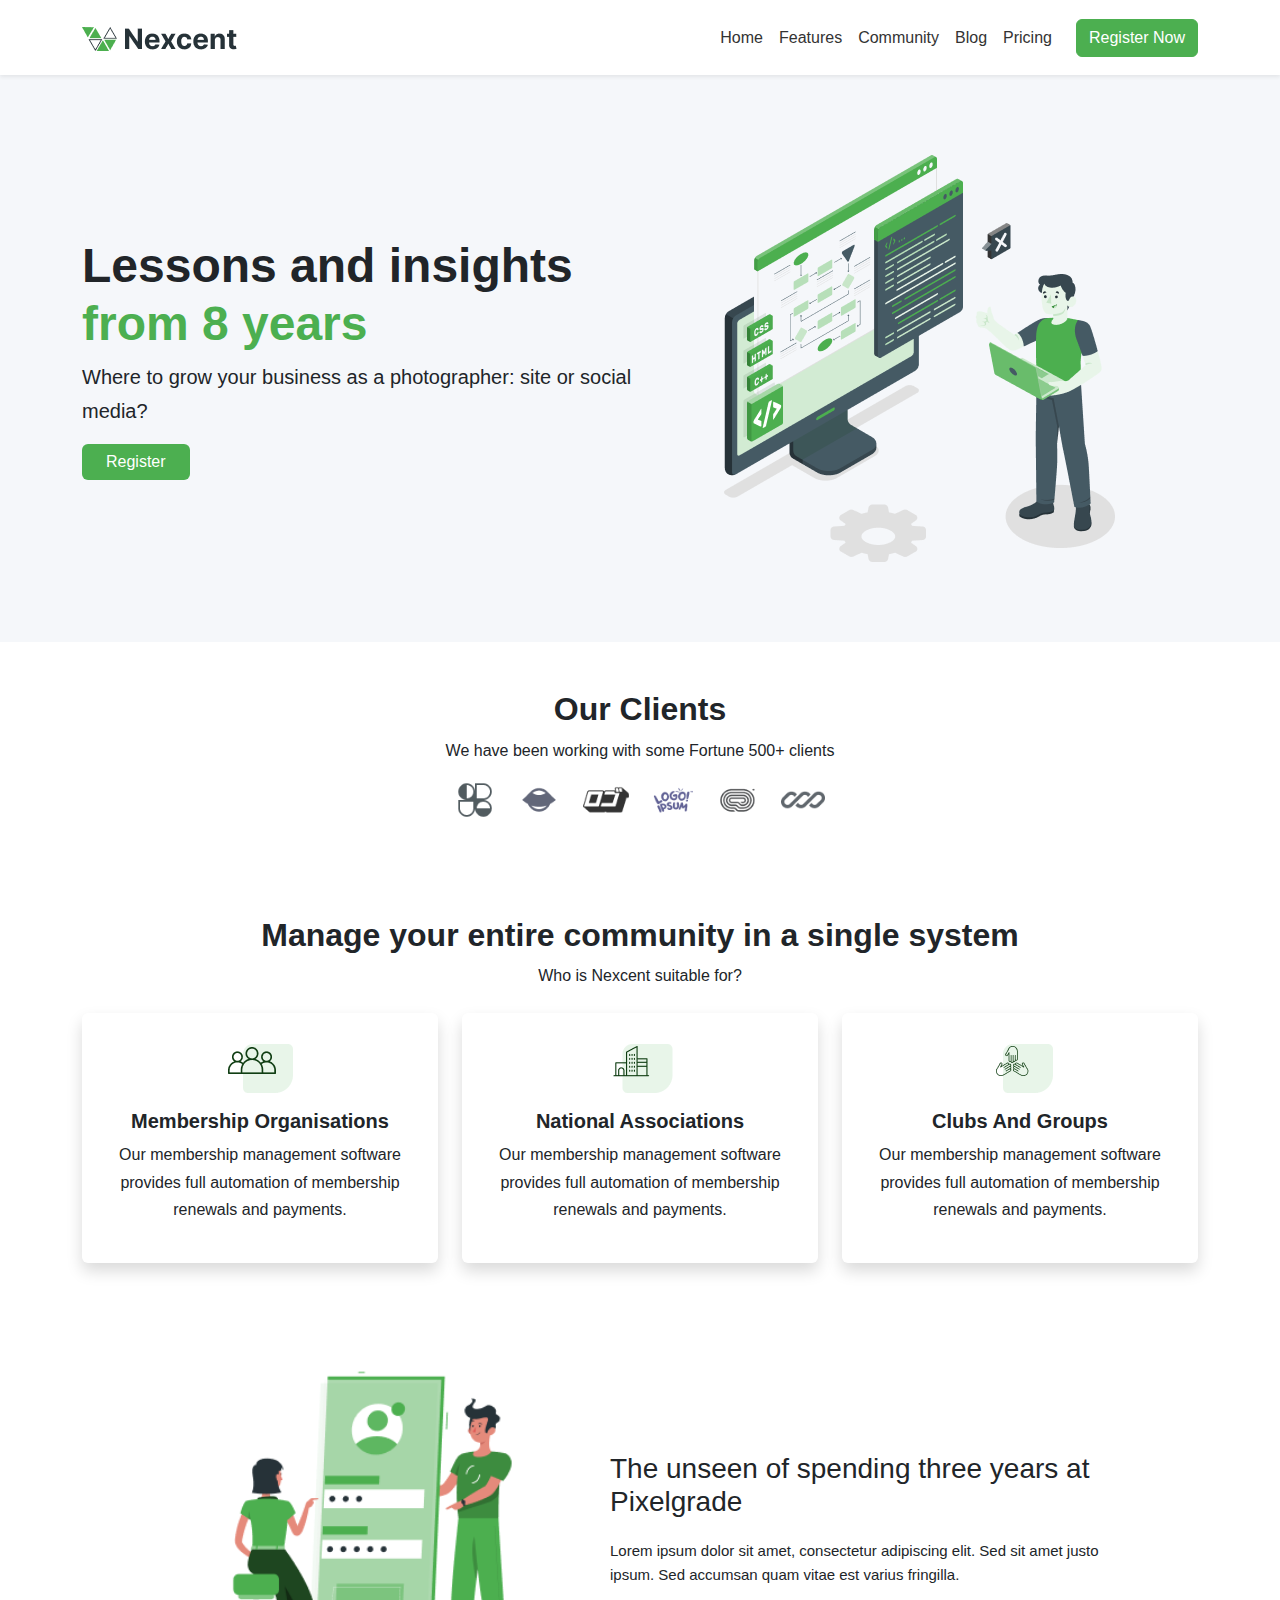
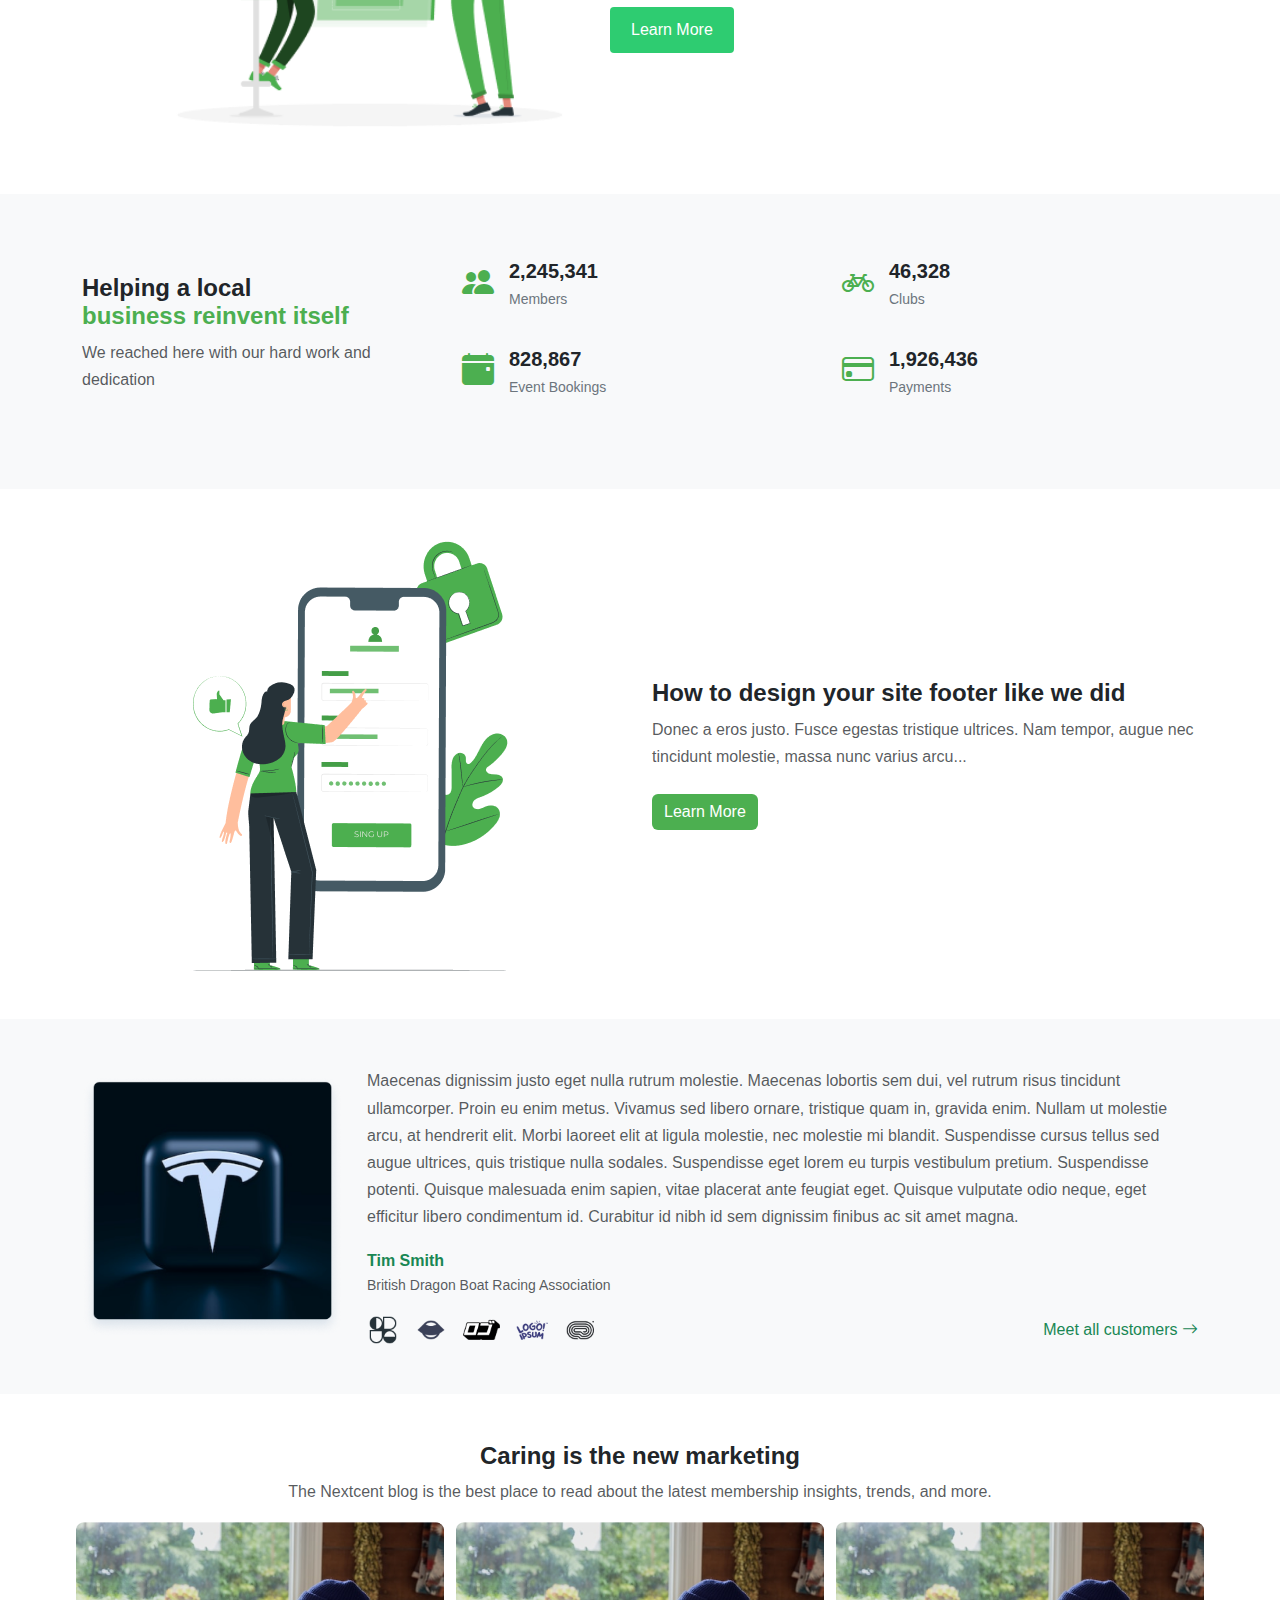
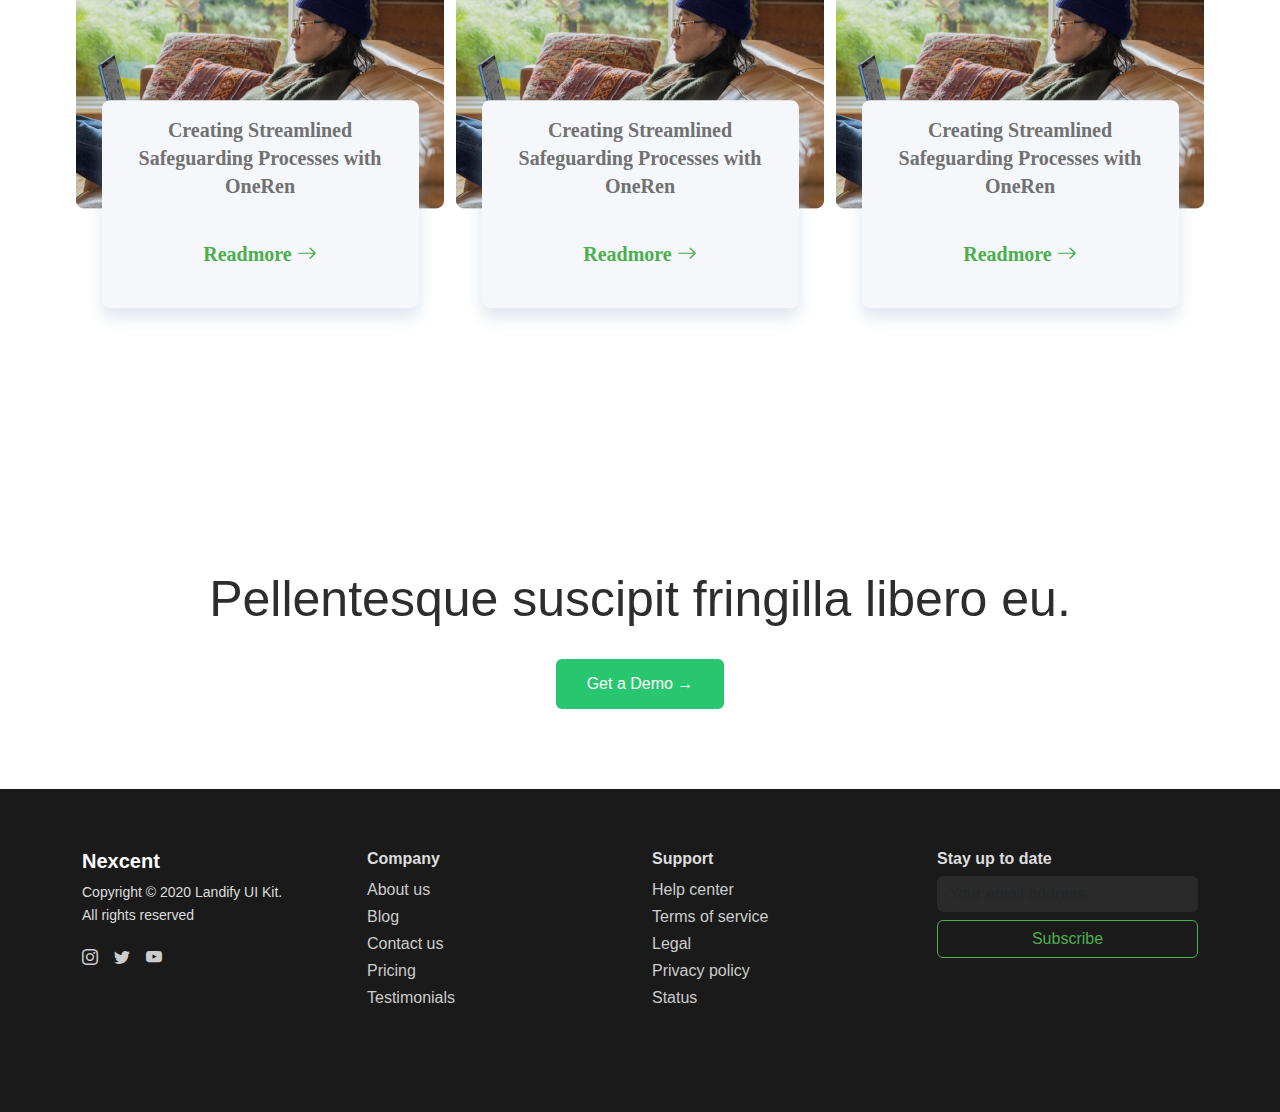
<file: landingpage/index.html>
<!DOCTYPE html>
<html lang="en">

<head>
  <meta charset="UTF-8">
  <meta name="viewport" content="width=device-width, initial-scale=1">
  <title>Nexcent Landing Page</title>
  <link href="https://cdn.jsdelivr.net/npm/bootstrap@5.3.3/dist/css/bootstrap.min.css" rel="stylesheet">
  <link href="https://cdn.jsdelivr.net/npm/bootstrap-icons@1.10.5/font/bootstrap-icons.css" rel="stylesheet">
  <link rel="stylesheet" href="style.css">
</head>

<body>

  <!-- Navbar -->
  <nav class="navbar navbar-expand-lg navbar-light bg-white py-3 shadow-sm">
    <div class="container">
      <a href><img src="img/nexcent-logo-black.png" alt=""></a>
      <button class="navbar-toggler" type="button" data-bs-toggle="collapse" data-bs-target="#navbarNav">
        <span class="navbar-toggler-icon"></span>
      </button>
      <div class="collapse navbar-collapse justify-content-end" id="navbarNav">
        <ul class="navbar-nav">
          <li class="nav-item"><a class="nav-link" href="#">Home</a></li>
          <li class="nav-item"><a class="nav-link" href="#">Features</a></li>
          <li class="nav-item"><a class="nav-link" href="#">Community</a></li>
          <li class="nav-item"><a class="nav-link" href="#">Blog</a></li>
          <li class="nav-item"><a class="nav-link" href="#">Pricing</a></li>
        </ul>
        <a href="#" class="btn btn-success ms-3">Register Now</a>
      </div>
    </div>
  </nav>

  <!-- Hero Section -->
  <section class="hero text-center text-lg-start">
    <div class="container d-flex flex-column flex-lg-row align-items-center">
      <div class="col-lg-6">
        <h1 class="display-5 fw-bold">Lessons and insights <br><span>from 8 years</span></h1>
        <p class="lead">Where to grow your business as a photographer: site or social media?</p>
        <a href="#" class="btn btn-green px-4">Register</a>
      </div>
      <div class="col-lg-6 text-center">
        <img src="img/Illustrationhero-page-person-standing.png" alt="Hero Image" class="img-fluid">
      </div>
    </div>
  </section>

  <!-- Clients Section -->
  <section class="clients-section text-center py-5">
    <div class="container">
      <h2 class="fw-bold">Our Clients</h2>
      <p>We have been working with some Fortune 500+ clients</p>
      <div class="d-flex flex-wrap justify-content-center gap-4 mt-3">
        <img src="img/Logo-1.png" alt="Client Logo">
        <img src="img/Logo-2.png" alt="Client Logo">
        <img src="img/Logo-3.png" alt="Client Logo">
        <img src="img/Logo-4.png" alt="Client Logo">
        <img src="img/Logo-5.png" alt="Client Logo">
        <img src="img/Logo-6.png" alt="Client Logo">
      </div>
    </div>
  </section>

  <!-- Community Section -->
  <section class="community-section text-center py-5">
    <div class="container">
      <h2 class="fw-bold">Manage your entire community in a single system</h2>
      <p>Who is Nexcent suitable for?</p>
      <div class="row mt-4">
        <div class="col-md-4">
          <div class="p-4 shadow rounded bg-white">
            <img src="img/Icon-1.png" alt="Icon">
            <h5 class="mt-3 fw-bold">Membership Organisations</h5>
            <p>Our membership management software provides full automation of membership renewals and payments.</p>
          </div>
        </div>
        <div class="col-md-4">
          <div class="p-4 shadow rounded bg-white">
            <img src="img/Icon-2.png" alt="Icon">
            <h5 class="mt-3 fw-bold">National Associations</h5>
            <p>Our membership management software provides full automation of membership renewals and payments.</p>
          </div>
        </div>
        <div class="col-md-4">
          <div class="p-4 shadow rounded bg-white">
            <img src="img/Icon-3.png" alt="Icon">
            <h5 class="mt-3 fw-bold">Clubs And Groups</h5>
            <p>Our membership management software provides full automation of membership renewals and payments.</p>
          </div>
        </div>
      </div>
    </div>
  </section>

  <!-- Elevate Your Business Section -->
  <div class="elevate-section">
    <img src="img/user smart phone.png">
    <div class="text-content">
      <h2>The unseen of spending three years at Pixelgrade</h2>
      <p>Lorem ipsum dolor sit amet, consectetur adipiscing elit. Sed sit amet justo ipsum. Sed accumsan quam vitae est
        varius fringilla.</p>
      <a href="#" class="btn">Learn More</a>
    </div>
  </div>

  <!-- Stat Section -->
  <section class="stats-section">
    <div class="container">
      <div class="row align-items-center">

        <!-- Left Text -->
        <div class="col-md-4 mb-4 mb-md-0">
          <h4 class="fw-bold">Helping a local <br><span class="highlight-text">business reinvent itself</span></h4>
          <p class="text-muted">We reached here with our hard work and dedication</p>
        </div>

        <!-- Stats -->
        <div class="col-md-8">
          <div class="row">
            <div class="col-sm-6">
              <div class="stat-item">
                <i class="bi bi-people-fill stat-icon"></i>
                <div>
                  <p class="stat-number">2,245,341</p>
                  <p class="stat-label">Members</p>
                </div>
              </div>
            </div>
            <div class="col-sm-6">
              <div class="stat-item">
                <i class="bi bi-bicycle stat-icon"></i>
                <div>
                  <p class="stat-number">46,328</p>
                  <p class="stat-label">Clubs</p>
                </div>
              </div>
            </div>
            <div class="col-sm-6">
              <div class="stat-item">
                <i class="bi bi-calendar-event-fill stat-icon"></i>
                <div>
                  <p class="stat-number">828,867</p>
                  <p class="stat-label">Event Bookings</p>
                </div>
              </div>
            </div>
            <div class="col-sm-6">
              <div class="stat-item">
                <i class="bi bi-credit-card stat-icon"></i>
                <div>
                  <p class="stat-number">1,926,436</p>
                  <p class="stat-label">Payments</p>
                </div>
              </div>
            </div>
          </div>
        </div>

      </div>
    </div>
  </section>

  <!-- How to Design Footer -->
  <section class="py-5">
    <div class="container">
      <div class="row align-items-center">
        <div class="col-md-6 text-center">
          <img src="img/login-mobile.png" alt="Illustration" class="img-fluid" />
        </div>
        <div class="col-md-6">
          <h4><strong>How to design your site footer like we did</strong></h4>
          <p class="text-muted">Donec a eros justo. Fusce egestas tristique ultrices. Nam tempor, augue nec tincidunt
            molestie, massa nunc varius arcu...</p>
          <button class="btn btn-green mt-2">Learn More</button>
        </div>
      </div>
    </div>
  </section>

  <!-- Testimonial -->
  <section class="py-5 bg-light">
    <div class="container">
      <div class="row align-items-center">
        <!-- Image -->
        <div class="col-md-3 text-center mb-4 mb-md-0">
          <img src="img/image 9 (1).png" alt="Tesla" class="img-fluid rounded">
        </div>
        <!-- Testimonial Text -->
        <div class="col-md-9">
          <p class="text-muted">
            Maecenas dignissim justo eget nulla rutrum molestie. Maecenas lobortis sem dui, vel rutrum risus tincidunt
            ullamcorper.
            Proin eu enim metus. Vivamus sed libero ornare, tristique quam in, gravida enim. Nullam ut molestie arcu, at
            hendrerit elit.
            Morbi laoreet elit at ligula molestie, nec molestie mi blandit. Suspendisse cursus tellus sed augue
            ultrices, quis tristique nulla sodales.
            Suspendisse eget lorem eu turpis vestibulum pretium. Suspendisse potenti. Quisque malesuada enim sapien,
            vitae placerat ante feugiat eget.
            Quisque vulputate odio neque, eget efficitur libero condimentum id. Curabitur id nibh id sem dignissim
            finibus ac sit amet magna.
          </p>
          <p class="text-success fw-bold mb-0">Tim Smith</p>
          <p class="text-muted small">British Dragon Boat Racing Association</p>
          <div class="d-flex align-items-center flex-wrap mt-3">
            <img src="img/Logo-1.png" alt="Logo" class="me-3" style="height: 32px;">
            <img src="img/Logo-2.png" alt="Logo" class="me-3" style="height: 32px;">
            <img src="img/Logo-3.png" alt="Logo" class="me-3" style="height: 32px;">
            <img src="img/Logo-4.png" alt="Logo" class="me-3" style="height: 32px;">
            <img src="img/Logo-5.png" alt="Logo" class="me-3" style="height: 32px;">
            <a href="#" class="ms-auto text-success fw-medium text-decoration-none">Meet all customers <i
                class="bi bi-arrow-right"></i></a>
          </div>
        </div>
      </div>
    </div>
  </section>

  <!-- Blog Cards -->
  <section class="py-5">
    <div class="container text-center">
      <h4><strong>Caring is the new marketing</strong></h4>
      <p class="text-muted">The Nextcent blog is the best place to read about the latest membership insights, trends,
        and more.</p>

      <div class="row text-center mt-3">
        <!-- Card 1 -->
        <div class="col-md-4 mb-4">
          <div class="frame-box">
            <img src="img/image 18.png" alt="img-fluid mb-3">
            <div class="box-content">
              <p class="box-content-text">Creating Streamlined Safeguarding Processes with OneRen</p>
              <div class="readmore-update">
                <p class="readmore-button">Readmore <i class="bi bi-arrow-right"></i></p>
              </div>
            </div>
          </div>
        </div>

        <!-- Card 2 -->
        <div class="col-md-4 mb-4">
          <div class="frame-box">
            <img src="img/image 18.png" alt="img-fluid mb-3">
            <div class="box-content">
              <p class="box-content-text">Creating Streamlined Safeguarding Processes with OneRen</p>
              <div class="readmore-update">
                <p class="readmore-button">Readmore <i class="bi bi-arrow-right"></i></p>
              </div>
            </div>
          </div>
        </div>

        <!-- Card 3 -->
        <div class="col-md-4 mb-4">
          <div class="frame-box">
            <img src="img/image 18.png" alt="img-fluid mb-3">
            <div class="box-content">
              <p class="box-content-text">Creating Streamlined Safeguarding Processes with OneRen</p>
              <div class="readmore-update">
                <p class="readmore-button">Readmore <i class="bi bi-arrow-right"></i></p>
              </div>
            </div>
          </div>
        </div>
      </div>

    </div>
  </section>

  <!-- CTA Section -->
  <div class="cta-section">
    <h1>Pellentesque suscipit fringilla libero eu.</h1>
    <a href="#" class="btn">Get a Demo →</a>
  </div>

  <!-- Footer -->
  <footer class="footer">
    <div class="container">
      <div class="row">
        <div class="col-md-3 mb-4">
          <h5 class="fw-bold text-white">Nexcent</h5>
          <p class="small">Copyright &copy; 2020 Landify UI Kit.<br>All rights reserved</p>
          <div class="d-flex gap-3">
            <a href="#"><i class="bi bi-instagram"></i></a>
            <a href="#"><i class="bi bi-twitter"></i></a>
            <a href="#"><i class="bi bi-youtube"></i></a>
          </div>
        </div>
        <div class="col-md-3 mb-4">
          <h6 class="fw-bold">Company</h6>
          <ul class="list-unstyled">
            <li><a href="#">About us</a></li>
            <li><a href="#">Blog</a></li>
            <li><a href="#">Contact us</a></li>
            <li><a href="#">Pricing</a></li>
            <li><a href="#">Testimonials</a></li>
          </ul>
        </div>
        <div class="col-md-3 mb-4">
          <h6 class="fw-bold">Support</h6>
          <ul class="list-unstyled">
            <li><a href="#">Help center</a></li>
            <li><a href="#">Terms of service</a></li>
            <li><a href="#">Legal</a></li>
            <li><a href="#">Privacy policy</a></li>
            <li><a href="#">Status</a></li>
          </ul>
        </div>
        <div class="col-md-3 mb-4">
          <h6 class="fw-bold">Stay up to date</h6>
          <input type="email" class="form-control mb-2" placeholder="Your email address">
          <button class="btn btn-outline-light w-100">Subscribe</button>
        </div>
      </div>
    </div>
  </footer>
  <script src="https://cdn.jsdelivr.net/npm/bootstrap@5.3.3/dist/js/bootstrap.bundle.min.js"></script>
</body>

</html>
</file>
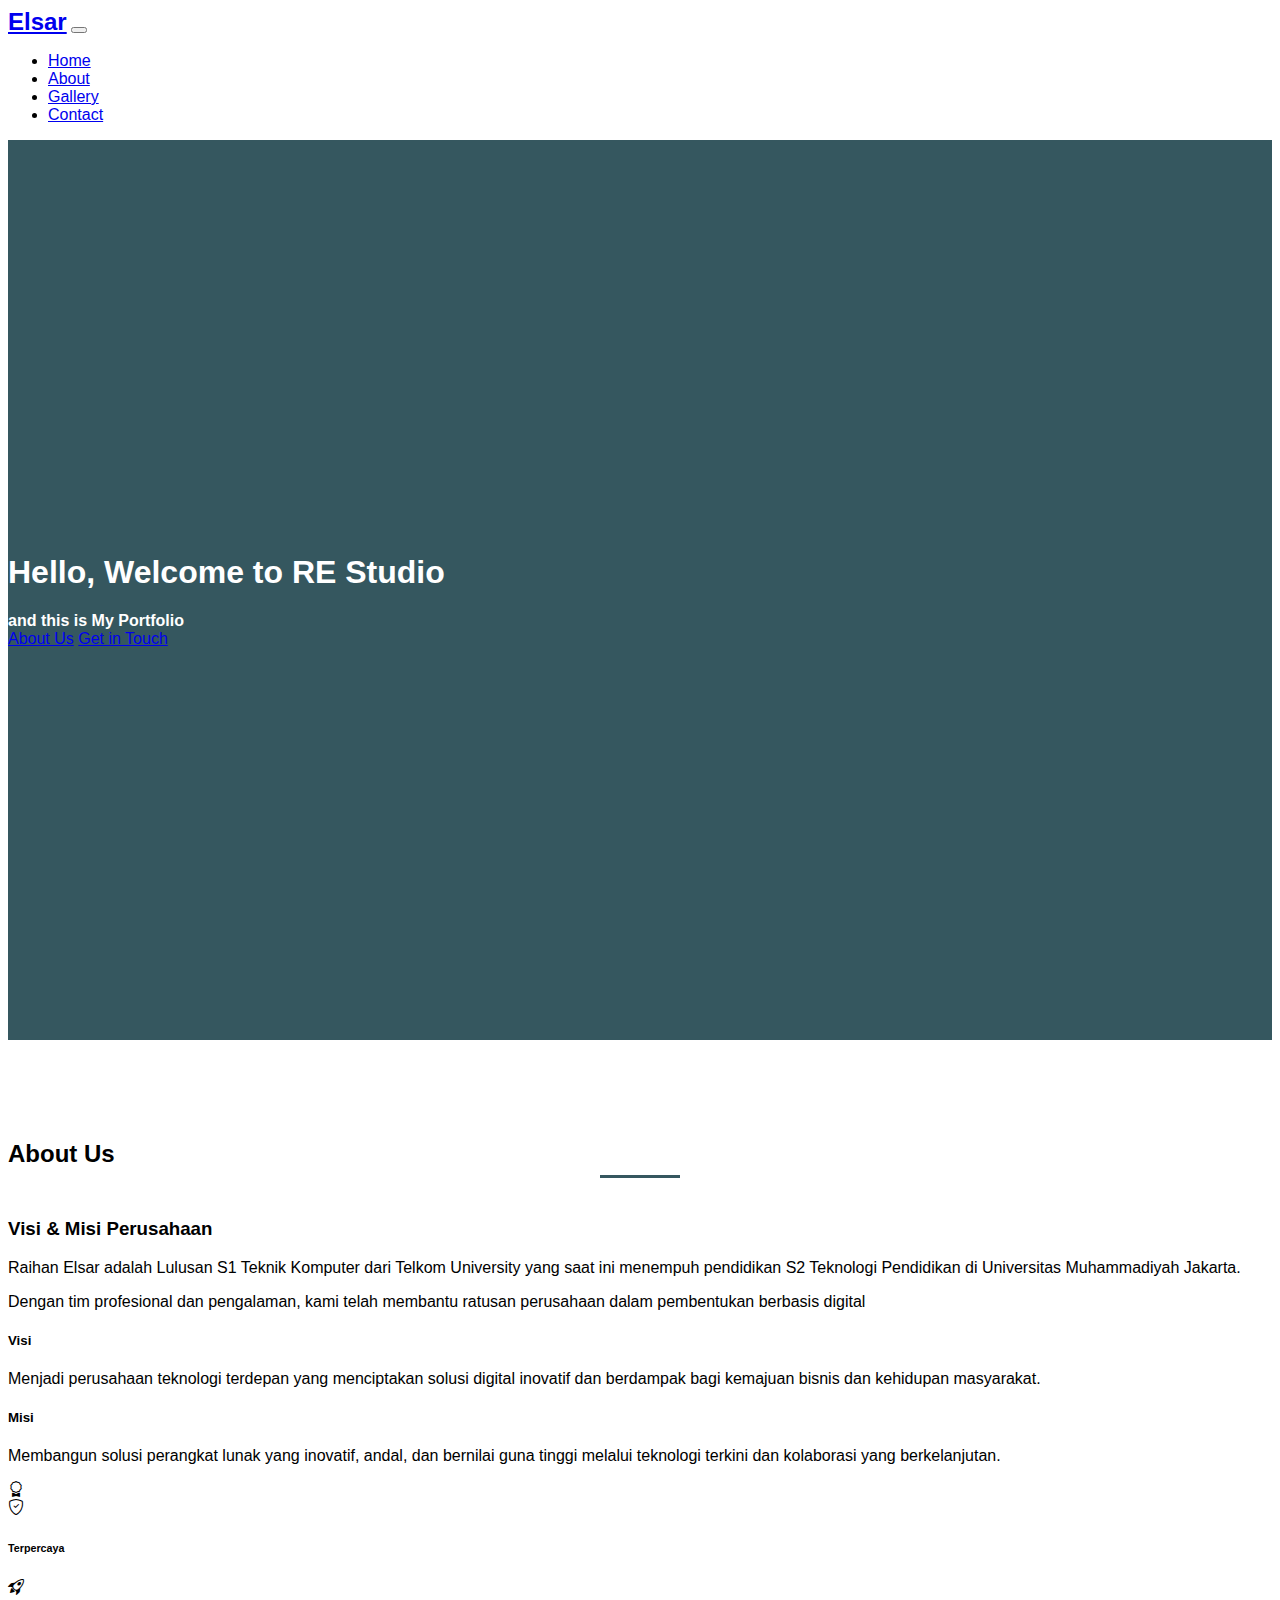
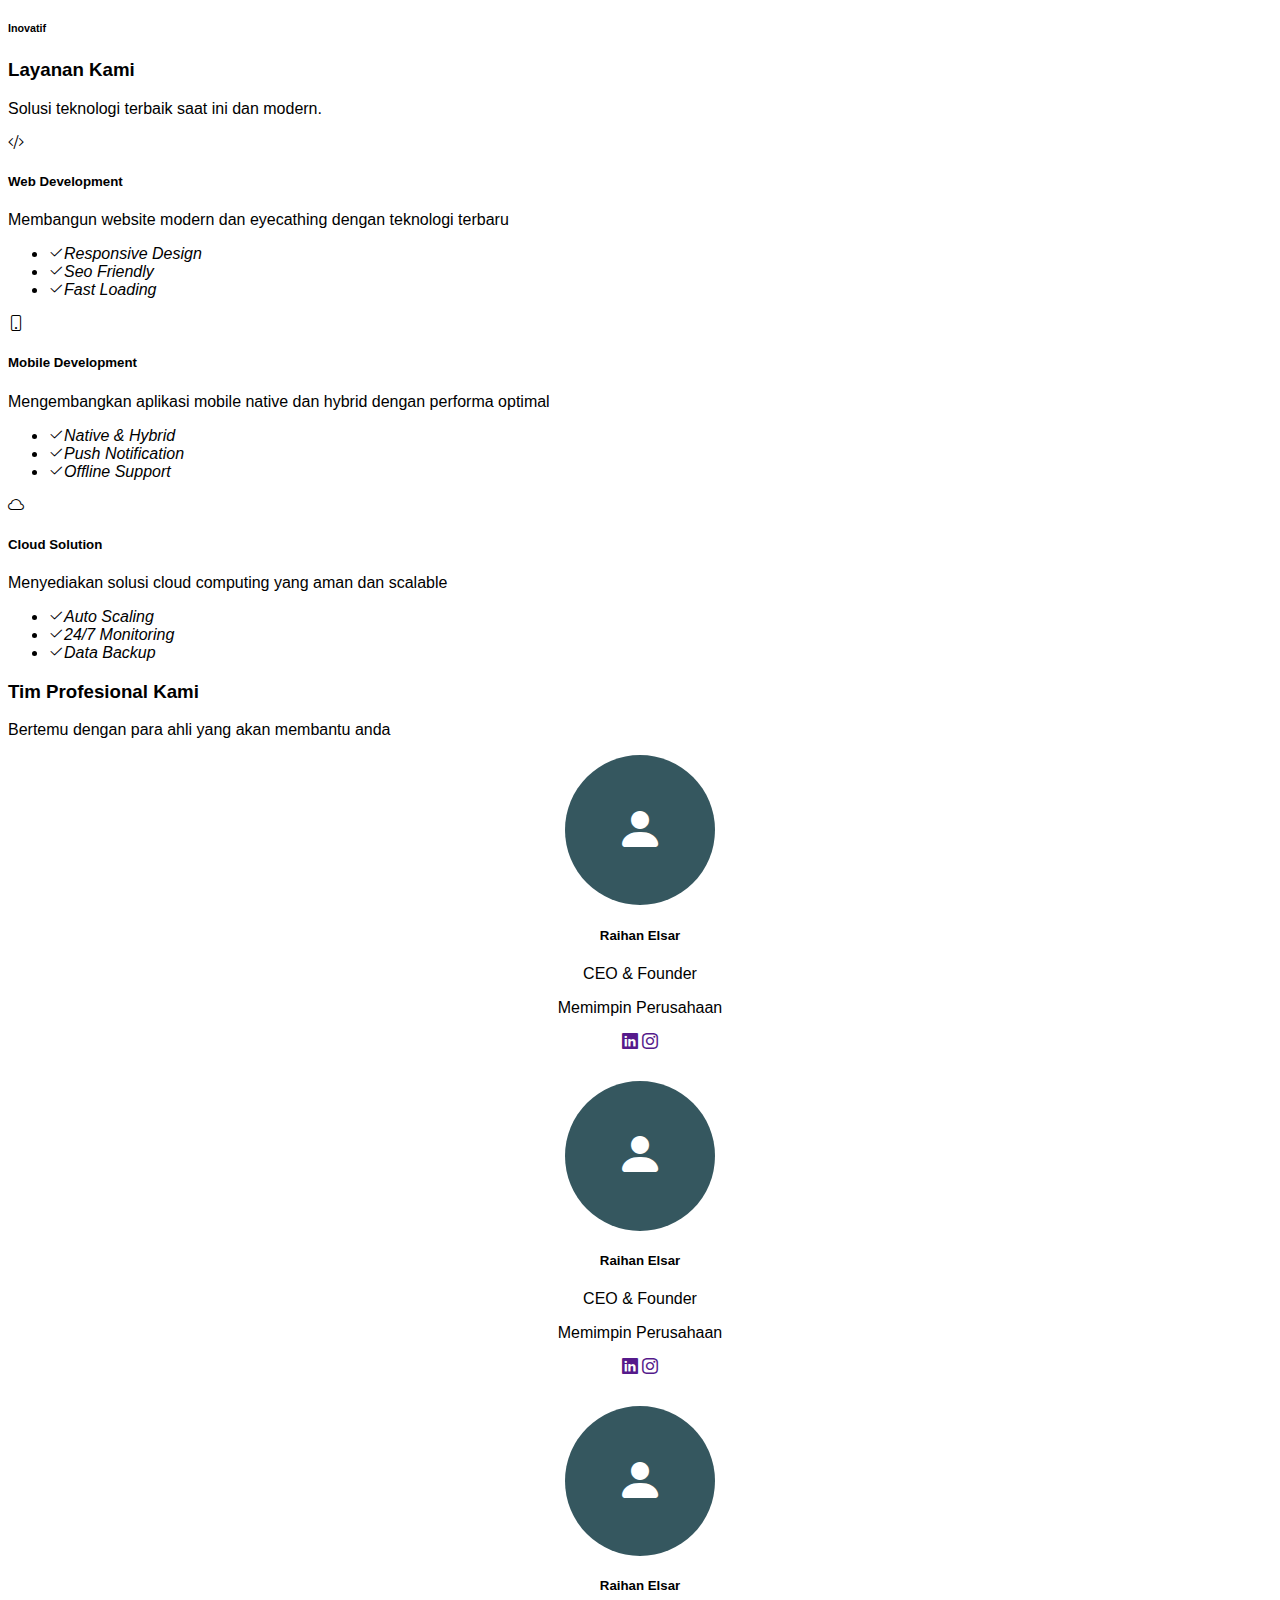
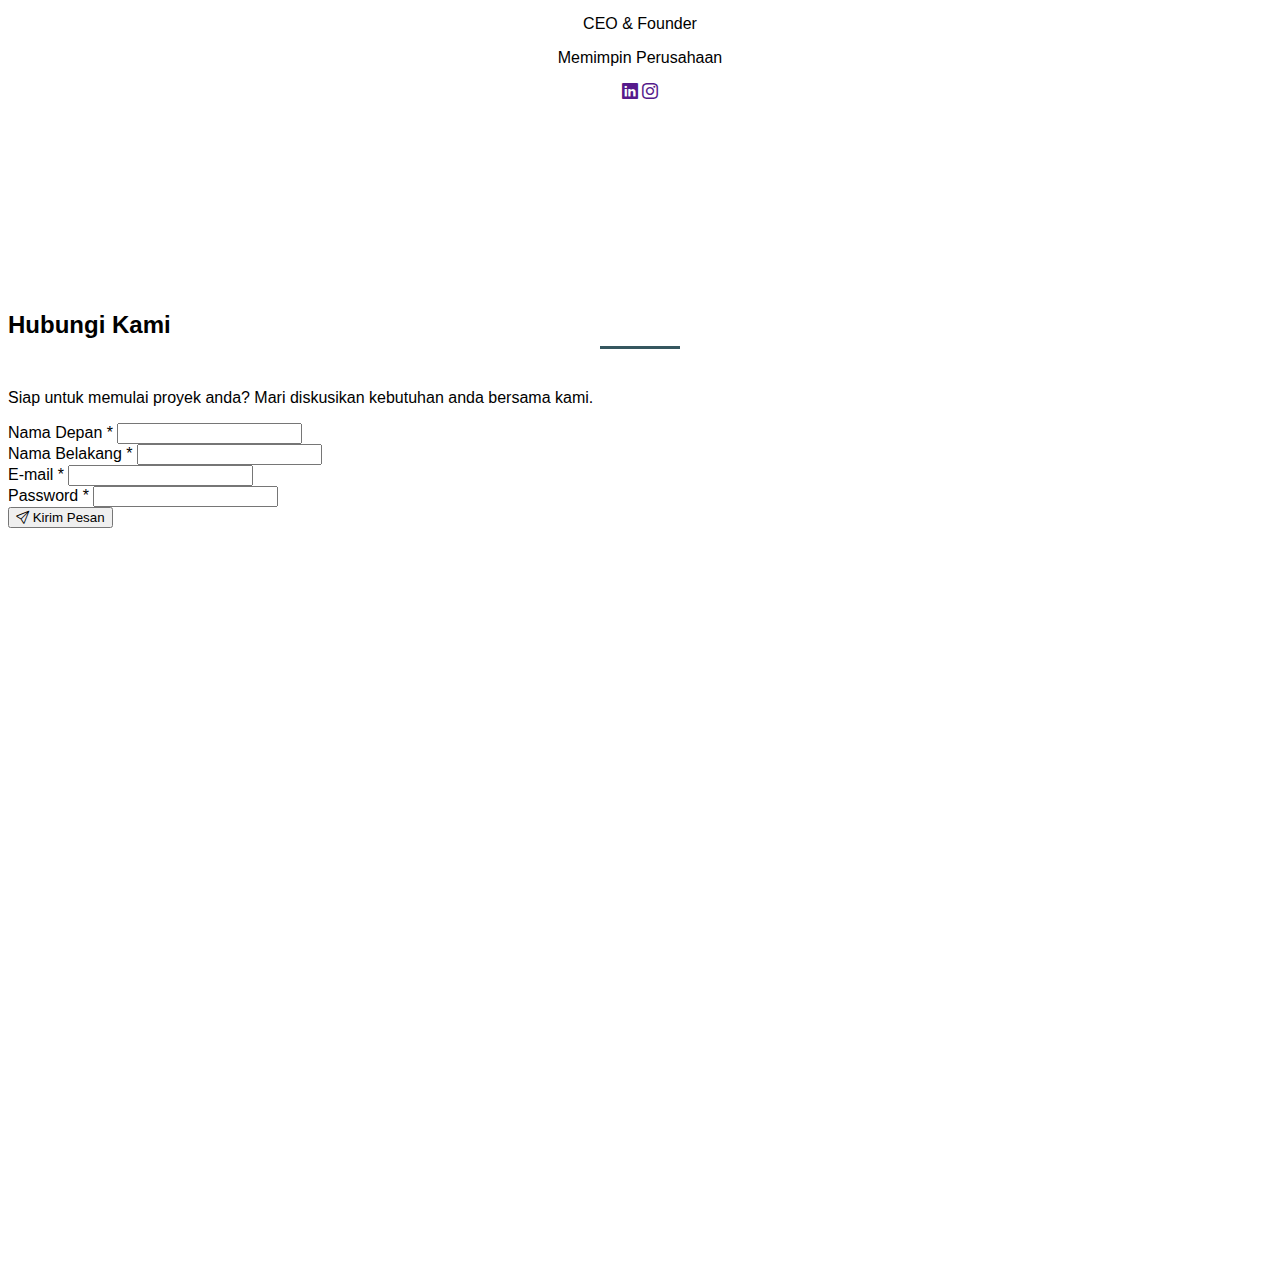
<file: portfolio/index.html>
<!DOCTYPE html>
<html lang="en">
  <head>
    <meta charset="UTF-8" />
    <meta name="viewport" content="width=device-width, initial-scale=1.0" />
    <title>Company Profile Elsar</title>
    <link
      href="https://cdn.jsdelivr.net/npm/bootstrap@5.3.7/dist/css/bootstrap.min.css"
      rel="stylesheet"
      integrity="sha384-LN+7fdVzj6u52u30Kp6M/trliBMCMKTyK833zpbD+pXdCLuTusPj697FH4R/5mcr"
      crossorigin="anonymous"
    />
    <link rel="stylesheet" href="https://cdn.jsdelivr.net/npm/bootstrap-icons@1.13.1/font/bootstrap-icons.min.css">
    <link rel="stylesheet" href="style.css">
  </head>
  <body>
    <div class="wrapper">
        <!-- Navbar -->
      <nav class="navbar navbar-expand-lg navbar-dark bg-dark ">
        <div class="container">
          <a class="navbar-brand" href="#">Elsar</a>
          <button
            class="navbar-toggler"
            type="button"
            data-bs-toggle="collapse"
            data-bs-target="#navbarSupportedContent"
            aria-controls="navbarSupportedContent"
            aria-expanded="false"
            aria-label="Toggle navigation"
          >
            <span class="navbar-toggler-icon"></span>
          </button>
          <div class="collapse navbar-collapse" id="navbarSupportedContent">
            <ul class="navbar-nav ms-auto mb-2 mb-lg-0">
              <li class="nav-item">
                <a class="nav-link active" aria-current="page" href="#home">Home</a>
              </li>
              <li class="nav-item">
                <a class="nav-link" href="#about">About</a>
              </li>
              <li class="nav-item">
                <a class="nav-link" href="#">Gallery</a>
              </li>
              <li class="nav-item">
                <a class="nav-link" href="#contact">Contact</a>
              </li>
            </ul>
        </div>
      </nav>

      <!-- Home Section -->
<section id="home" class="hero-section">
  <div class="container">
    <div class="row intro-text justify-content-center">
      <div class="col-md-10 text-center pt-5">
        <h1 class="site-heading site-animate">
          Hello, Welcome to <strong class="d-block">RE Studio</strong>
        </h1>
        <!-- <h1>
          But, you can call me <strong>Elsar</strong>
        </h1> -->
        <strong class="d-block text-white text-uppercase letter-spacing">
          and this is My Portfolio
        </strong>
        <div class="d-flex gap-3 flex-wrap justify-content-center mt-4">
          <a href="#about" class="btn btn-light btn-lg">About Us</a>
          <a href="#contact" class="btn btn-outline-light btn-lg">Get in Touch</a>
        </div>
      </div>
    </div>
  </div>
</section>


      <!-- About -->
      <section id="about" class="page-section section-padding">
        <div class="container">
            <div class="row">
                <div class="col-12 text-center">
                    <h2 class="section-tittle fade-in">About Us</h2>
                </div>
            </div>
            <div class="row align-item-center mb-5">
                <div class="col-lg-6 fade-in">
                    <h3 class="h2 mb-4">Visi & Misi Perusahaan</h3>
                    <p class="lead mb-4">
                        Raihan Elsar adalah Lulusan S1 Teknik Komputer dari Telkom University yang saat ini menempuh pendidikan S2 Teknologi Pendidikan di Universitas Muhammadiyah Jakarta.
                    </p>
                    <p>Dengan tim profesional dan pengalaman, kami telah membantu ratusan perusahaan dalam pembentukan berbasis digital</p>

                    <div class="row">
                        <div class="col-lg-6">
                            <h5> Visi</h5>
                            <p>Menjadi perusahaan teknologi terdepan yang menciptakan solusi digital inovatif dan berdampak bagi kemajuan bisnis dan kehidupan masyarakat.</p>
                        </div>
                        <div class="col-lg-6">
                            <h5>Misi</h5>
                            <p>Membangun solusi perangkat lunak yang inovatif, andal, dan bernilai guna tinggi melalui teknologi terkini dan kolaborasi yang berkelanjutan.</p>
                        </div>
                    </div>
                </div>
                <div class="col-lg-6 fade-in">
                 <div class="text-center">
                    <i class="bi bi-award display-1 text-primary"></i>
                    <div class="mt-4">
                        <div class="row">
                            <div class="col-lg-6 mb-3">
                                <div class="bg-light p-3 rounded">     
                                    <i class="bi bi-shield-check text-success fs-1"></i>
                                    <h6 class="mt-2">Terpercaya</h6>
                                </div>
                            </div>
                            <div class="col-lg-6 mb-3">
                                <div class="bg-light p-3 rounded">
                                    <i class="bi bi-rocket-takeoff text-primary fs-1"></i>
                                    <h6 class="mt-2">Inovatif</h6>
                                </div>
                            </div>
                        </div>
                    </div>
                 </div>
                </div>
            </div>
            <!-- Services -->
            <div class="row mb-3">
                <div class="col-12 text-center mb-4">
                    <h3 class="fade-in">Layanan Kami</h3>
                    <p class="lead text-muted fade-in">Solusi teknologi terbaik saat ini dan modern.</p>
                </div>
                <div class="col-md-4 text-center">
                    <div class="card shadow card-hover h-100" >
                        <div class="card-body">
                            <i class="bi bi-code-slash display-4 text-primary mb-3"></i>
                            <h5 class="card-tittle">Web Development</h5>
                            <p class="card-text">
                                Membangun website modern dan eyecathing dengan teknologi terbaru 
                            </p>
                            <ul class="list-unstyled text-start">
                                <li>
                                    <i class="bi bi-check2 text-success me-2">Responsive Design</i>
                                </li>
                                <li>
                                    <i class="bi bi-check2 text-success me-2">Seo Friendly</i>
                                </li>
                                <li>
                                    <i class="bi bi-check2 text-success me-2">Fast Loading</i>
                                </li>
                            </ul>
                        </div>
                    </div>
                </div>
                 <div class="col-md-4 text-center">
                    <div class="card shadow card-hover h-100" >
                        <div class="card-body">
                            <i class="bi bi-phone display-4 text-primary mb-3"></i>
                            <h5 class="card-tittle">Mobile Development</h5>
                            <p class="card-text">
                                Mengembangkan aplikasi mobile native dan hybrid dengan performa optimal
                            </p>
                            <ul class="list-unstyled text-start">
                                <li>
                                    <i class="bi bi-check2 text-success me-2">Native & Hybrid</i>
                                </li>
                                <li>
                                    <i class="bi bi-check2 text-success me-2">Push Notification</i>
                                </li>
                                <li>
                                    <i class="bi bi-check2 text-success me-2">Offline Support</i>
                                </li>
                            </ul>
                        </div>
                    </div>
                </div> <div class="col-md-4 text-center">
                    <div class="card shadow card-hover h-100" >
                        <div class="card-body">
                            <i class="bi bi-cloud display-4 text-primary mb-3"></i>
                            <h5 class="card-tittle">Cloud Solution</h5>
                            <p class="card-text">
                                Menyediakan solusi cloud computing yang aman dan scalable</p>
                            <ul class="list-unstyled text-start">
                                <li>
                                    <i class="bi bi-check2 text-success me-2">Auto Scaling</i>
                                </li>
                                <li>
                                    <i class="bi bi-check2 text-success me-2">24/7 Monitoring</i>
                                </li>
                                <li>
                                    <i class="bi bi-check2 text-success me-2">Data Backup</i>
                                </li>
                            </ul>
                        </div>
                    </div>
                </div>
            </div>
            <!-- End Services -->
             <div class="row">
                <div class="col-12 text-center mb-4">
                    <h3 class="fade-in">Tim Profesional Kami</h3>
                    <p class="text-muted fade-in">Bertemu dengan para ahli yang akan membantu anda</p>
                </div>
                <div class="col-md-4 fade-in">
                    <div class="team-member">
                        <div class="team-avatar">
                            <i class="bi bi-person-fill"></i>
                        </div>
                        <h5>Raihan Elsar</h5>
                        <p class="text-primary fw-bold">CEO & Founder</p>
                        <p class="text-muted">Memimpin Perusahaan</p>
                        <div class="d-flex justify-content-center gap-2">
                            <a href="" class="text-primary"><i class="bi bi-linkedin"></i></a>
                            <a href="" class="text-primary"><i class="bi bi-instagram"></i></a>
                        </div>
                    </div>
                </div>
                <div class="col-md-4 fade-in">
                    <div class="team-member">
                        <div class="team-avatar">
                            <i class="bi bi-person-fill"></i>
                        </div>
                        <h5>Raihan Elsar</h5>
                        <p class="text-primary fw-bold">CEO & Founder</p>
                        <p class="text-muted">Memimpin Perusahaan</p>
                        <div class="d-flex justify-content-center gap-2">
                            <a href="" class="text-primary"><i class="bi bi-linkedin"></i></a>
                            <a href="" class="text-primary"><i class="bi bi-instagram"></i></a>
                        </div>
                    </div>
                </div>
                <div class="col-md-4 fade-in">
                    <div class="team-member">
                        <div class="team-avatar">
                            <i class="bi bi-person-fill"></i>
                        </div>
                        <h5>Raihan Elsar</h5>
                        <p class="text-primary fw-bold">CEO & Founder</p>
                        <p class="text-muted">Memimpin Perusahaan</p>
                        <div class="d-flex justify-content-center gap-2">
                            <a href="" class="text-primary"><i class="bi bi-linkedin"></i></a>
                            <a href="" class="text-primary"><i class="bi bi-instagram"></i></a>
                        </div>
                    </div>
                </div>
             </div>
        </div>
      </section>
      <section id="galerry"></section>
      <section id="contact" class="page-section section-padding">
        <div class="row">
            <div class="col-sm-12 text-center">
                <h2 class="section-tittle fade-in">Hubungi Kami</h2>
                <p class="lead mb-5 fade-in">Siap untuk memulai proyek anda? Mari diskusikan kebutuhan anda bersama kami.</p>
            </div>
        </div>
        <div class="row">
            <div class="col-md-8 mx-auto fade-in">
                <div class="contact-from">
                    <form action="" id="contact-from">
                        <div class="row">
                            <div class="col-lg-6 mb-3">
                                <label for="" class="from-label">Nama Depan *</label>
                                <input type="text" class="form-control" required>
                            </div>
                            <div class="col-lg-6 mb-3">
                                <label for="" class="from-label">Nama Belakang *</label>
                                <input type="text" class="form-control" required>
                            </div>
                        </div>
                        <div class="row">
                            <div class="col-lg-6 mb-3">
                                <label for="" class="from-label">E-mail *</label>
                                <input type="text" class="form-control" required>
                            </div>
                            <div class="col-lg-6 mb-3">
                                <label for="" class="from-label">Password *</label>
                                <input type="text" class="form-control" required>
                            </div>
                        </div>
                        <div class="row">
                            <div class="col-lg-12 mb-3">
                                <button class="btn btn-primary btn-lg" type="submit">
                                    <i class="bi bi-send me-2"></i> Kirim Pesan
                                </button>
                    </form>
                </div>
            </div>
        </div>       
      </section>

    </div>
    <script
      src="https://cdn.jsdelivr.net/npm/bootstrap@5.3.7/dist/js/bootstrap.bundle.min.js"
      integrity="sha384-ndDqU0Gzau9qJ1lfW4pNLlhNTkCfHzAVBReH9diLvGRem5+R9g2FzA8ZGN954O5Q"
      crossorigin="anonymous"
    ></script>
  </body>
</html>
</file>
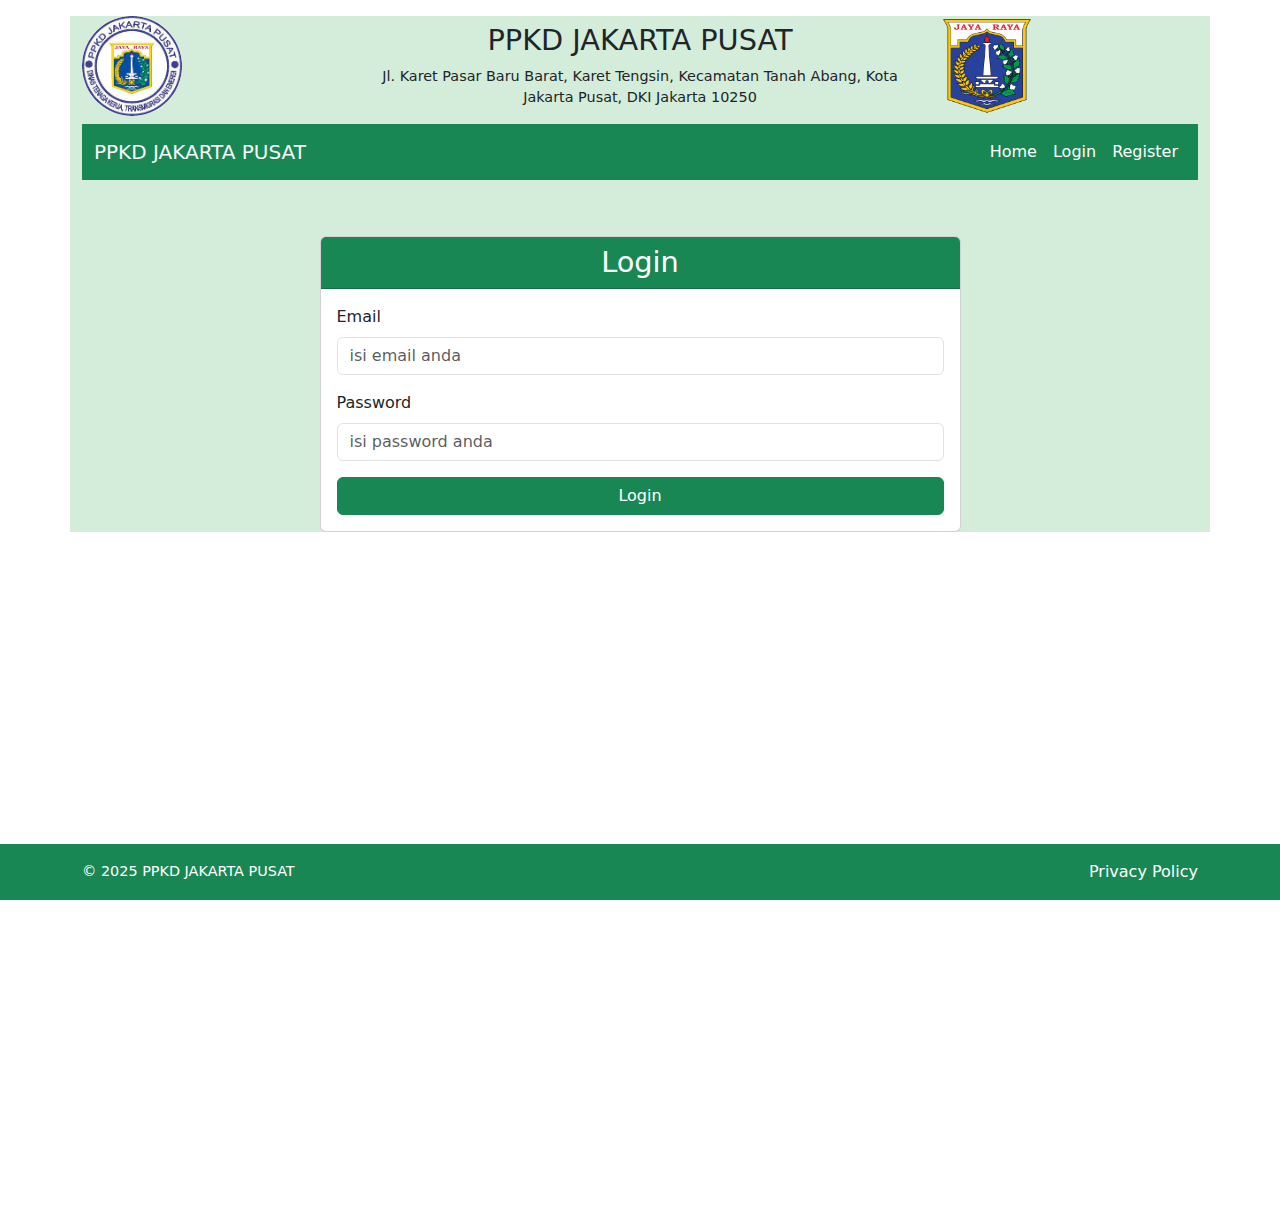
<file: Day 4/belajar_bootstrap/index.html>
<!DOCTYPE html>
<html lang="en">

<head>
  <meta charset="UTF-8" />
  <meta http-equiv="X-UA-Compatible" content="IE=edge">
  <meta name="viewport" content="width=device-width, initial-scale=1.0" />
  <title>PPKD Jakarta Pusat</title>
  <link rel="stylesheet" href="assets/bootstrap/css/bootstrap.min.css" />
  <style>
    h1 {
      font-size: 1.8rem;
      margin-bottom: 0.5rem;
    }

    p {
      font-size: 0.9rem;
      margin: 0;
    }

    @media (max-width: 768px) {
      h1 {
        font-size: 1.2rem;
      }

      p {
        font-size: 0.8rem;
      }
    }

    body {
      padding-bottom: 80px;
    }

    /* Replacing marquee with CSS animation */
    .welcome-banner {
      background-color: #d4edda;
      color: #155724;
      padding: 8px 0;
      font-weight: bold;
      overflow: hidden;
      position: relative;
    }

    .welcome-banner span {
      display: inline-block;
      padding-left: 100%;
      animation: slide-left 15s linear infinite;
      white-space: nowrap;
    }

    @keyframes slide-left {
      0% {
        transform: translateX(0);
      }

      100% {
        transform: translateX(-100%);
      }
    }
  </style>
</head>

<body style="margin: 0px; min-height: 1200px;">
  <div class="container" style="background-color: #d4edda;">
    <!-- Header -->
    <div class="row align-items-center mt-3 text-center text-md-start">
      <div class="col-4 col-md-3">
        <img class="img-fluid rounded-circle" src="assets/img/logoppkd.jpeg" width="100" alt="Logo PPKD" />
      </div>
      <div class="col-4 col-md-6">
        <h1 class="text-center">PPKD JAKARTA PUSAT</h1>
        <p class="text-center">Jl. Karet Pasar Baru Barat, Karet Tengsin, Kecamatan Tanah Abang, Kota Jakarta Pusat, DKI
          Jakarta 10250</p>
      </div>
      <div class="col-4 col-md-3">
        <img class="img-fluid" src="assets/img/logodki.png" width="100" alt="Logo DKI" />
      </div>
    </div>

    <!-- Navbar -->
    <nav class="navbar navbar-expand-lg bg-success mt-2 sticky-top">
      <div class="container-fluid">
        <a class="navbar-brand text-light" href="home.html">PPKD JAKARTA PUSAT</a>
        <button class="navbar-toggler" type="button" data-bs-toggle="collapse" data-bs-target="#navbarNav"
          aria-controls="navbarNav" aria-expanded="false" aria-label="Toggle navigation">
          <span class="navbar-toggler-icon"></span>
        </button>
        <div class="collapse navbar-collapse" id="navbarNav">
          <ul class="navbar-nav ms-auto">
            <li class="nav-item">
              <a class="nav-link active text-white" href="home.html">Home</a>
            </li>
            <li class="nav-item">
              <a class="nav-link active text-white" href="index.html">Login</a>
            </li>
            <li class="nav-item">
              <a class="nav-link text-white" href="#">Register</a>
            </li>
          </ul>
        </div>
      </div>
    </nav>

    <!-- Animated Banner -->
    <div class="welcome-banner">
      <span>Selamat Datang di PPKD - JAKARTA PUSAT</span>
    </div>

    <!-- Form Login -->
    <div class="row mt-3 justify-content-center">
      <div class="col-12 col-md-7">
        <div class="card">
          <div class="card-header bg-success text-white">
            <h1 class="text-center m-0">Login</h1>
          </div>
          <div class="card-body">
            <form action="proses_login.php" method="post">
              <div class="mb-3">
                <label class="form-label" for="email">Email</label>
                <input class="form-control" type="email" name="email" id="email" placeholder="isi email anda"
                  required />
              </div>
              <div class="mb-3">
                <label class="form-label" for="password">Password</label>
                <input class="form-control" type="password" name="password" id="password"
                  placeholder="isi password anda" required />
              </div>
              <button class="btn btn-success w-100" type="submit">Login</button>
            </form>
          </div>
        </div>
      </div>
    </div>
  </div>

  <!-- Footer -->
  <footer class="bg-success fixed-bottom text-white py-3">
    <div class="container">
      <div class="row align-items-center">
        <div class="col-md-6 text-start">
          <p class="mb-0">&copy; 2025 PPKD JAKARTA PUSAT</p>
        </div>
        <div class="col-md-6 text-end">
          <a href="#" class="text-white text-decoration-none">Privacy Policy</a>
        </div>
      </div>
    </div>
  </footer>

  <script src="assets/bootstrap/js/bootstrap.bundle.min.js"></script>
</body>

</html>
</file>
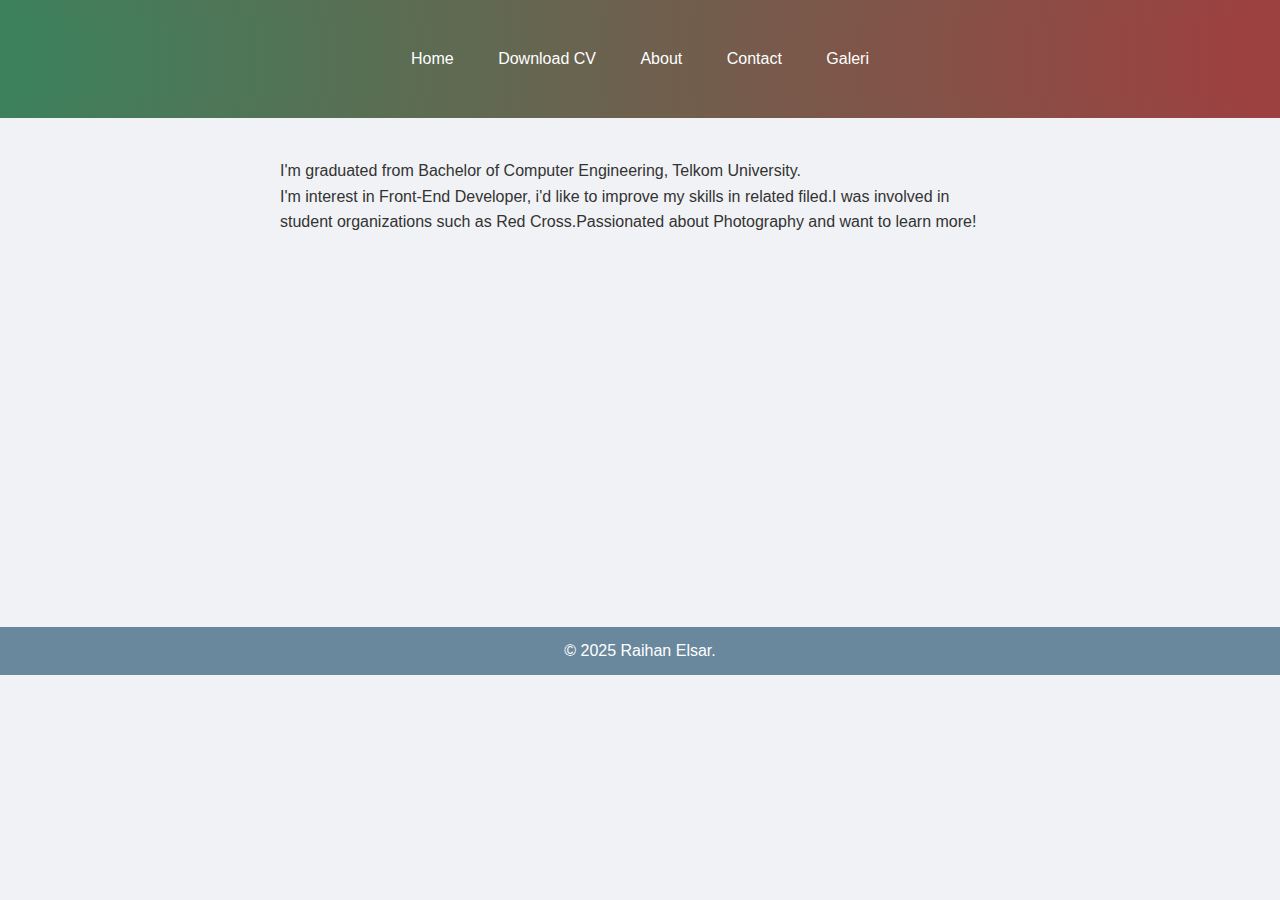
<file: Day 2/belajarhtml_css/about.html>
<!DOCTYPE html>
<html lang="en">

<head>
  <meta charset="UTF-8" />
  <meta name="viewport" content="width=device-width, initial-scale=1.0" />
  <title>About Me</title>
  <link rel="stylesheet" href="style.css" />
  <script src="js-burger-menu.js"></script>
</head>

<body>
  <header>
    <nav>
      <div class="burger" onclick="togleMenu()">☰</div>
      <a href="homepage.html">Home</a>
      <a href="https://www.canva.com/design/DAGsqAR5QMU/PDuYJ_XkkmlVydBDNwciaA/edit">Download CV</a>
      <a href="about.html">About</a>
      <a href="contact.html">Contact</a>
      <a href="galeri.html">Galeri</a>
    </nav>
  </header>

  <main>
    <section class="content">
      <p>
        I'm graduated from Bachelor of Computer Engineering, Telkom University.</p>
      <p>
        I'm interest in Front-End Developer, i'd like to improve my skills in related filed.I was involved in student
        organizations such as Red Cross.Passionated about Photography and want to learn more!</p>

      <iframe width="560" height="315" src="https://www.youtube.com/embed/WiboDHUtJ0E?si=nOhnPdWQ3_oRERLj"
        title="YouTube video player" frameborder="0"
        allow="accelerometer; autoplay; clipboard-write; encrypted-media; gyroscope; picture-in-picture; web-share"
        referrerpolicy="strict-origin-when-cross-origin" allowfullscreen></iframe>

    </section>
  </main>

  <footer>
    <p>&copy; 2025 Raihan Elsar.</p>
  </footer>
  <script>
    function togleMenu() {
      document.querySelector('nav').classList.toggle('show');
    }
  </script>
</body>

</html>
</file>
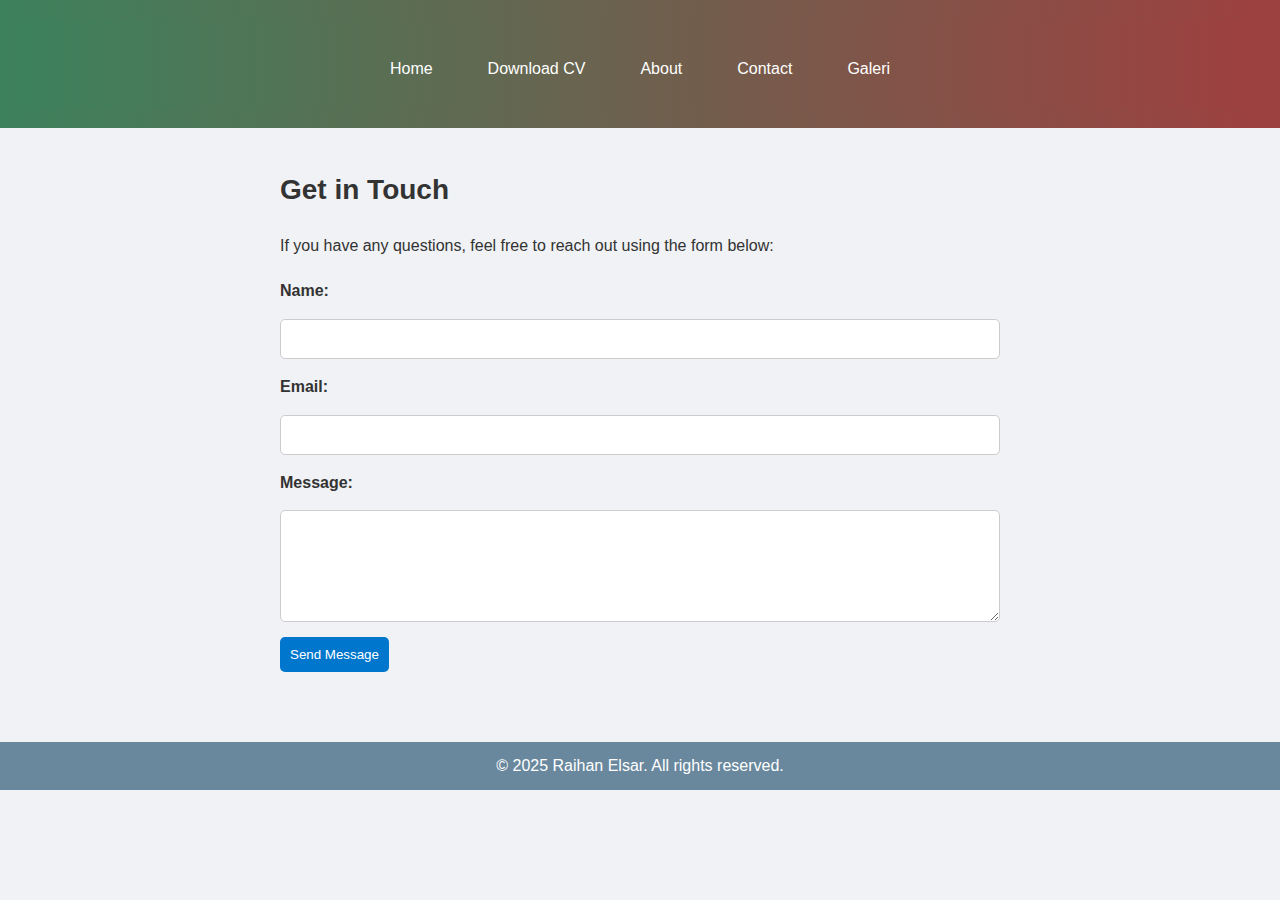
<file: Day 2/belajarhtml_css/contact.html>
<!DOCTYPE html>
<html lang="en">

<head>
  <meta charset="UTF-8" />
  <meta name="viewport" content="width=device-width, initial-scale=1.0" />
  <title>Contact</title>
  <link rel="stylesheet" href="style.css" />
</head>

<body>
  <header>
    <nav>
      <div class="burger" onclick="togleMenu()">☰</div>
      <ul>
        <li><a href="homepage.html">Home</a></li>
        <li><a href="https://www.canva.com/design/DAGsqAR5QMU/PDuYJ_XkkmlVydBDNwciaA/edit" target="_blank">Download
            CV</a></li>
        <li><a href="about.html">About</a></li>
        <li><a href="contact.html">Contact</a></li>
        <li><a href="galeri.html">Galeri</a></li>
      </ul>
    </nav>
  </header>

  <main>
    <section class="content">
      <h2>Get in Touch</h2>
      <p>If you have any questions, feel free to reach out using the form below:</p>

      <form class="contact-form" action="#" method="post">
        <label for="name">Name:</label>
        <input type="text" id="name" name="name" required />

        <label for="email">Email:</label>
        <input type="email" id="email" name="email" required />

        <label for="message">Message:</label>
        <textarea id="message" name="message" rows="5" required></textarea>

        <button type="submit">Send Message</button>
      </form>
    </section>
  </main>

  <footer>
    <p>&copy; 2025 Raihan Elsar. All rights reserved.</p>
  </footer>

  <!-- Inline burger toggle JS -->
  <script>
    function togleMenu() {
      document.querySelector('nav').classList.toggle('show');
    }
  </script>
</body>

</html>
</file>
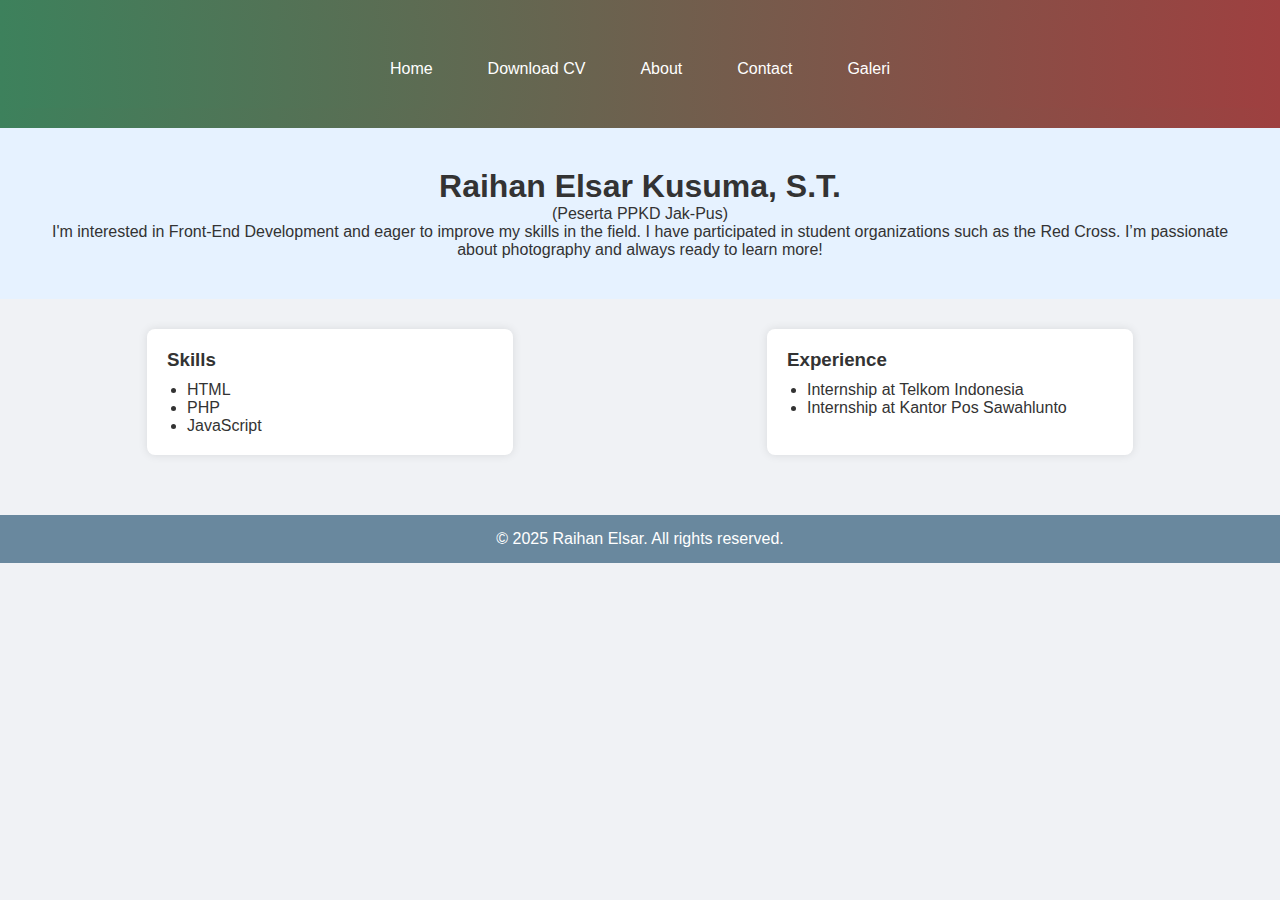
<file: Day 2/belajarhtml_css/homepage.html>
<!DOCTYPE html>
<html lang="en">

<head>
  <meta charset="UTF-8" />
  <meta name="viewport" content="width=device-width, initial-scale=1.0" />
  <title>Homepage</title>
  <link rel="stylesheet" href="style.css" />
</head>

<body>
  <header>
    <nav>
      <div class="burger" onclick="togleMenu()">☰</div>
      <ul>
        <li><a href="homepage.html">Home</a></li>
        <li><a href="https://www.canva.com/design/DAGsqAR5QMU/PDuYJ_XkkmlVydBDNwciaA/edit" target="_blank">Download
            CV</a></li>
        <li><a href="about.html">About</a></li>
        <li><a href="contact.html">Contact</a></li>
        <li><a href="galeri.html">Galeri</a></li>
      </ul>
    </nav>
  </header>

  <main>
    <section class="hero">
      <h1>Raihan Elsar Kusuma, S.T.</h1>
      <p>(Peserta PPKD Jak-Pus)</p>
      <p>
        I'm interested in Front-End Development and eager to improve my skills in the field.
        I have participated in student organizations such as the Red Cross.
        I’m passionate about photography and always ready to learn more!
      </p>
    </section>

    <section class="overview">
      <div class="overview-box">
        <h3>Skills</h3>
        <ul>
          <li>HTML</li>
          <li>PHP</li>
          <li>JavaScript</li>
        </ul>
      </div>
      <div class="overview-box">
        <h3>Experience</h3>
        <ul>
          <li>Internship at Telkom Indonesia</li>
          <li>Internship at Kantor Pos Sawahlunto</li>
        </ul>
      </div>
    </section>
  </main>

  <footer>
    <p>&copy; 2025 Raihan Elsar. All rights reserved.</p>
  </footer>

  <!-- Mobile menu toggle JS -->
  <script>
    function togleMenu() {
      document.querySelector('nav').classList.toggle('show');
    }
  </script>
</body>

</html>
</file>
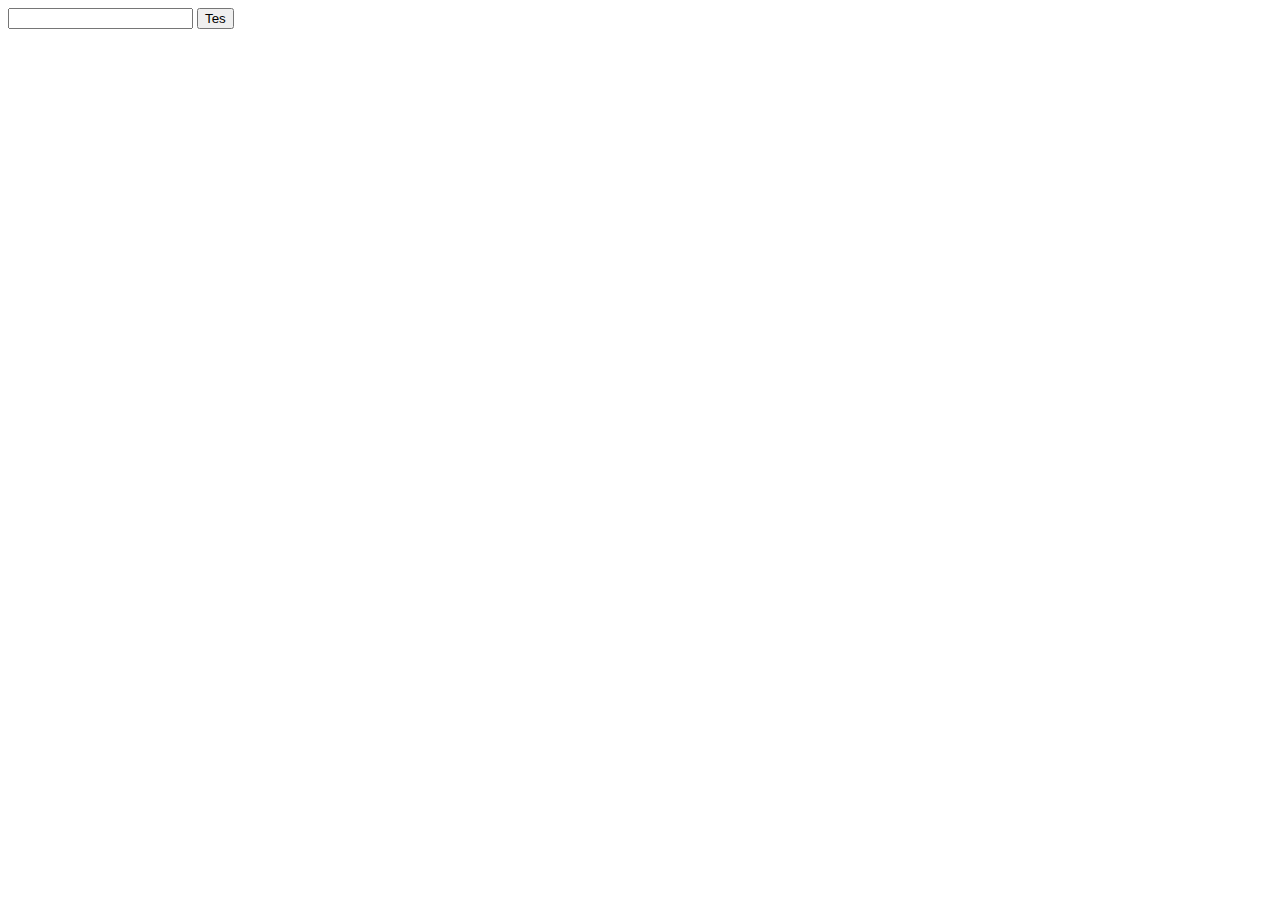
<file: Day 3/belajarjs/js-dasar.html>
<!DOCTYPE html>
<html lang="en">

<head>
  <meta charset="UTF-8">
  <meta name="viewport" content="width=device-width, initial-scale=1.0">
  <title>Document</title>
</head>

<body>
  <!-- <p id="write"></p> -->
  <form action="" method="post" onsubmit="return false">
    <input type="text" id="name">
    <button type="submit" onclick="nama()">Tes</button>
  </form>
  <script>
    function nama() {
      let nama = document.querySelector("#nama");
      // var nama = "nilai 1";
      // nama = "nilai 2";

      // alert(nama);
      console.log(nama);
    }
  </script>
</body>

</html>
</file>
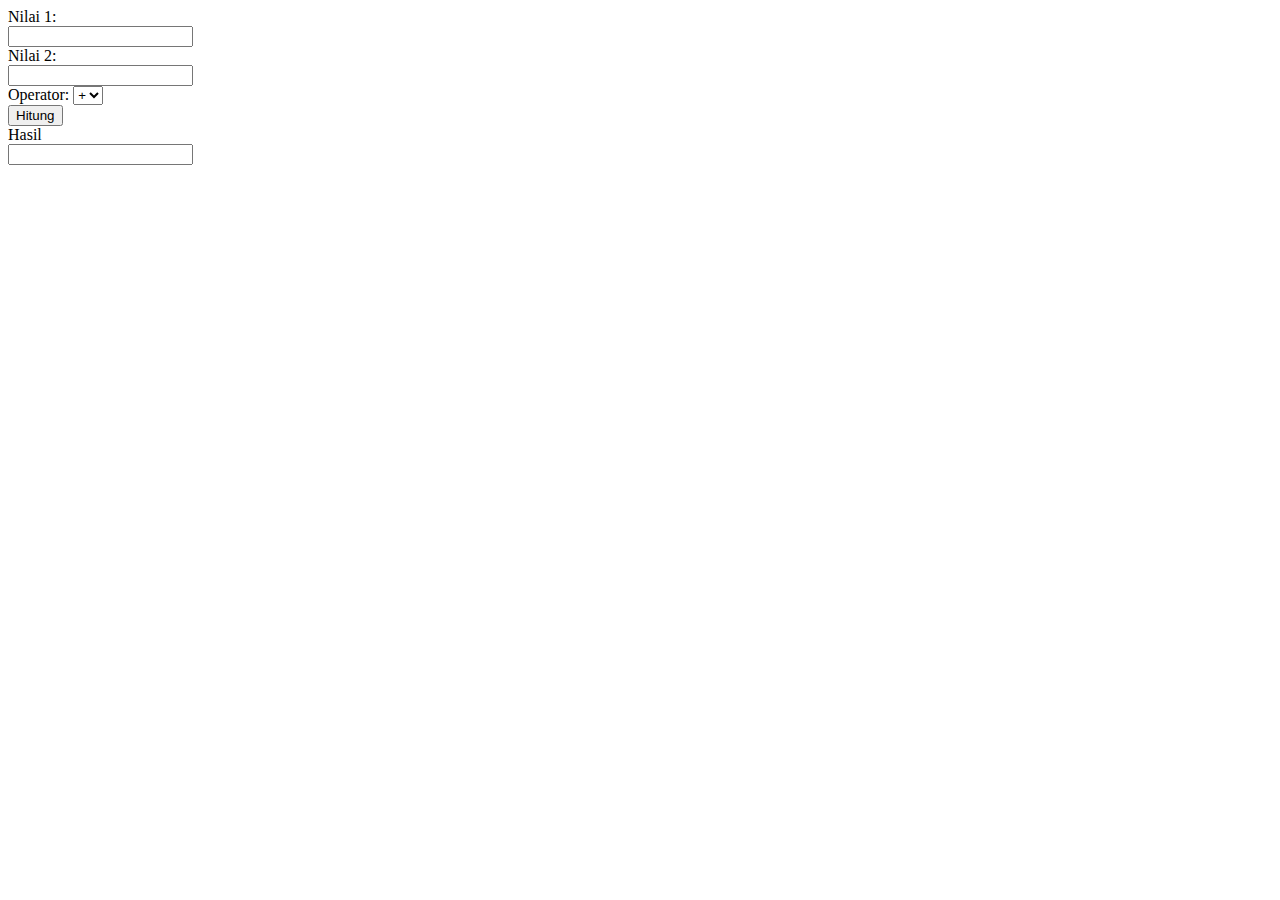
<file: Day 3/belajarjs/js-dasar2.html>
<!DOCTYPE html>
<html lang="en">

<head>
  <meta charset="UTF-8">
  <meta name="viewport" content="width=device-width, initial-scale=1.0">
  <title>Document</title>
</head>

<body>
  <form action="" method="post" onsubmit="return false">
    <label for="">Nilai 1:</label><br />
    <input type="number" id="nilai1"><br />

    <label for="">Nilai 2:</label><br />
    <input type="number" id="nilai2"><br />

    <label for="operator">Operator:</label>
    <select id="operator">
      <option value="tambah">+</option>
      <option value="kurang">-</option>
      <option value="kali">*</option>
      <option value="bagi">/</option>
    </select><br />

    <button type="submit" onclick="hitung()">Hitung</button><br />

    <label for="hasil">Hasil</label><br />
    <input type="text" id="hasil" readonly>

  </form>

  <script>
    function hitung() {
      const nilai1 = parseFloat(document.querySelector("#nilai1").value);
      const nilai2 = parseFloat(document.querySelector("#nilai2").value);
      const operator = document.querySelector("#operator").value;
      let hasil;

      switch (operator) {
        case 'tambah':
          hasil = nilai1 + nilai2;
          break;

        case 'kurang':
          hasil = nilai1 - nilai2;
          break;

        case 'kali':
          hasil = nilai1 * nilai2;
          break;

        case 'bagi':
          if (nilai2 !== 0) {
            hasil = nilai1 / nilai2;
          } else {
            hasil = "Tidak bisa dibagi 0";
          }
          break;
        default:
          hasil = "Operator tidak dikenali";
      }

      // if (operator == "tambah") {
      //   hasil = nilai1 + nilai2;
      // } else if (operator == "kurang") {
      //   hasil = nilai1 - nilai2;
      // } else if (operator == "kali") {
      //   hasil = nilai1 * nilai2;
      // } else if (operator == "bagi") {
      //   hasil = nilai2 !== 0 ? (nilai1 / nilai2) :
      //     alert("ERROOOORRR....");
      // }
      document.querySelector("#hasil").value = hasil;
    }
  </script>

</body>

</html>
</file>
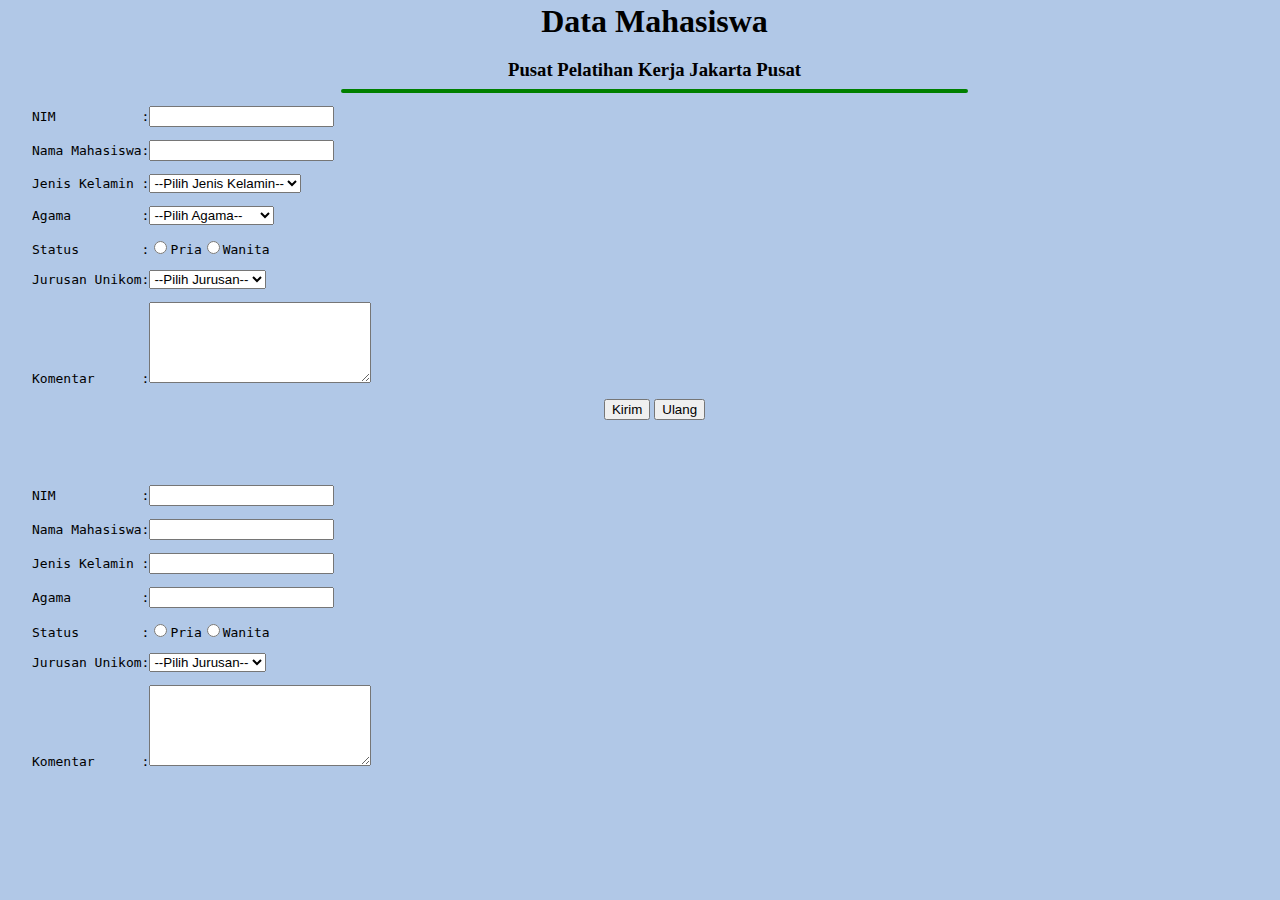
<file: Day 3/belajarjs/latihan.html>
<html lang="en">

<head>
  <meta charset="UTF-8">
  <meta name="viewport" content="width=device-width, initial-scale=1.0">
  <title>Document</title>

  <style>
    body {
      background-color: rgb(177, 200, 231);
      margin: 3px;
      margin-left: 2rem;
    }

    h1,
    h3,
    .btn {
      text-align: center;
      margin-bottom: 3px;
    }

    hr {
      width: 50%;
      border: 2px solid green;
      border-radius: 3px;
    }
  </style>
</head>

<body>
  <h1>Data Mahasiswa</h1>
  <h3>Pusat Pelatihan Kerja Jakarta Pusat</h3>
  <hr>
  <form>
    <pre><label for="">NIM           :</label><input type="number" id="nim" name="nim"></pre>
    <pre><label for="">Nama Mahasiswa:</label><input type="text" id="nama" name="nama"></pre>

    <pre><label for="">Jenis Kelamin :</label><select name="jk" id="jk" required="">
      <option value="">--Pilih Jenis Kelamin--</option>
      <option value="Pria">Pria</option>
      <option value="Wanita">Wanita</option>
    </select></pre>
    <pre><label for="">Agama         :</label><select name="agama" id="agama" required="">
        <option value="">--Pilih Agama--</option>
        <option value="Islam">Islam</option>
        <option value="Kristen Protestan">Kristen Protestan</option>
        <option value="Kristen Katolik">Kristen Katolik</option></select></pre>
    <pre><label for="">Status        :</label><input type="radio" id="pria" name="status" value="Pria">Pria<input type="radio" id="wanita" name="status" value="Wanita">Wanita</pre>
    <pre><label for="">Jurusan Unikom:</label><select name="jurusan" id="jurusan" required="">
      <option value="">--Pilih Jurusan--</option>
      <option value="Informatika">Informatika</option>
      <option value="Administrasi">Administrasi</option>
    </select></pre>

    <pre><label for="">Komentar      :</label><textarea name="komentar" id="komentar" cols="25" rows="5"></textarea></pre>
    <div class="btn">
      <button type="submit">Kirim</button>
      <button type="reset">Ulang</button>
    </div>
  </form>
  <br><br>

  <pre><label for="">NIM           :</label><input type="text" id="r_nim" name="r_nim"></pre>
  <pre><label for="">Nama Mahasiswa:</label><input type="text" id="r_nama" name="r_nama"></pre>
  <pre><label for="">Jenis Kelamin :</label><input type="text" id="r_jk" name="r_jk"></pre>
  <pre><label for="">Agama         :</label><input type="text" id="r_agama" name="r_agama"></pre>
  <pre><label for="">Status        :</label><input type="radio" id="r_pria" name="r_status">Pria<input type="radio" id="r_wanita" name="r_status">Wanita</pre>
  <pre><label for="">Jurusan Unikom:</label><select name="r_jurusan" id="r_jurusan">
      <option value="">--Pilih Jurusan--</option>
      <option value="Informatika">Informatika</option>
      <option value="Administrasi">Administrasi</option>
    </select></pre>
  <pre><label for="">Komentar      :</label><textarea name="r_komentar" id="r_komentar" cols="25" rows="5"></textarea></pre>
  <script src="raihan.js"></script>

</body>

</html>
</file>
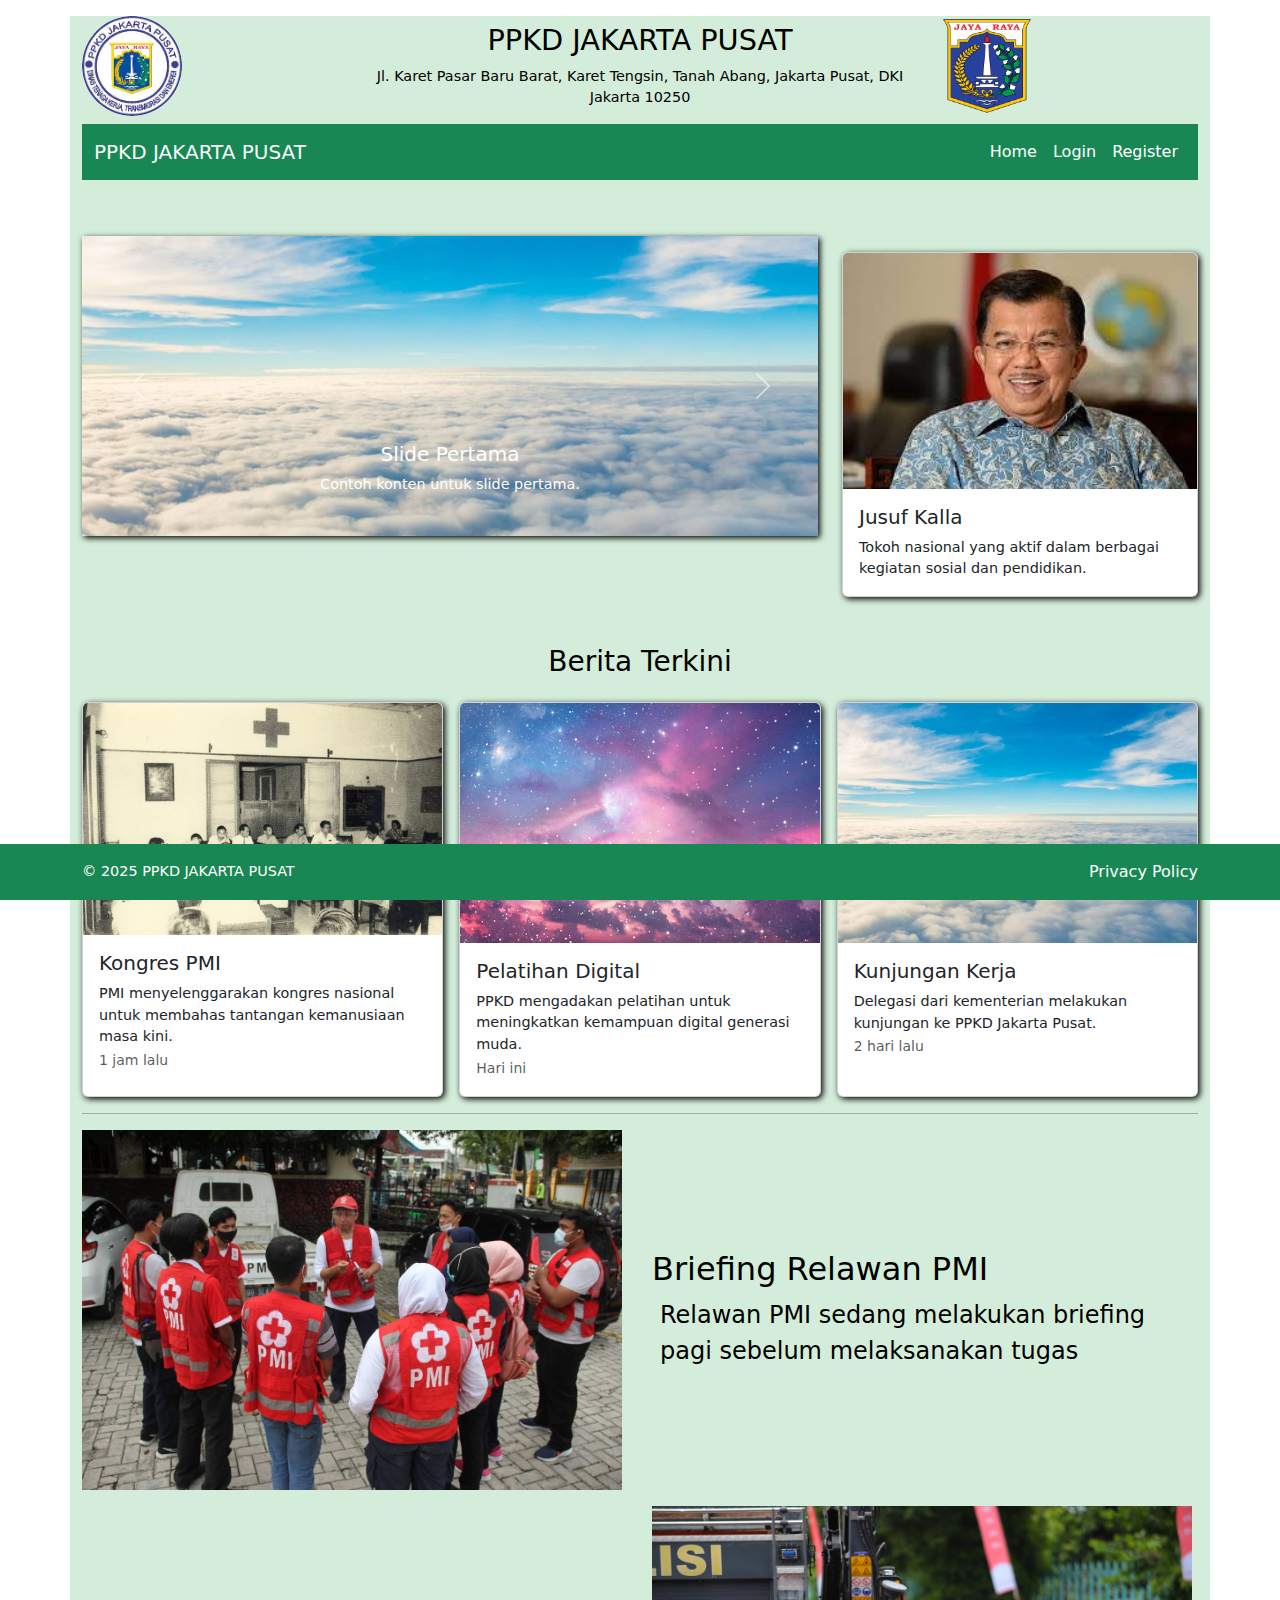
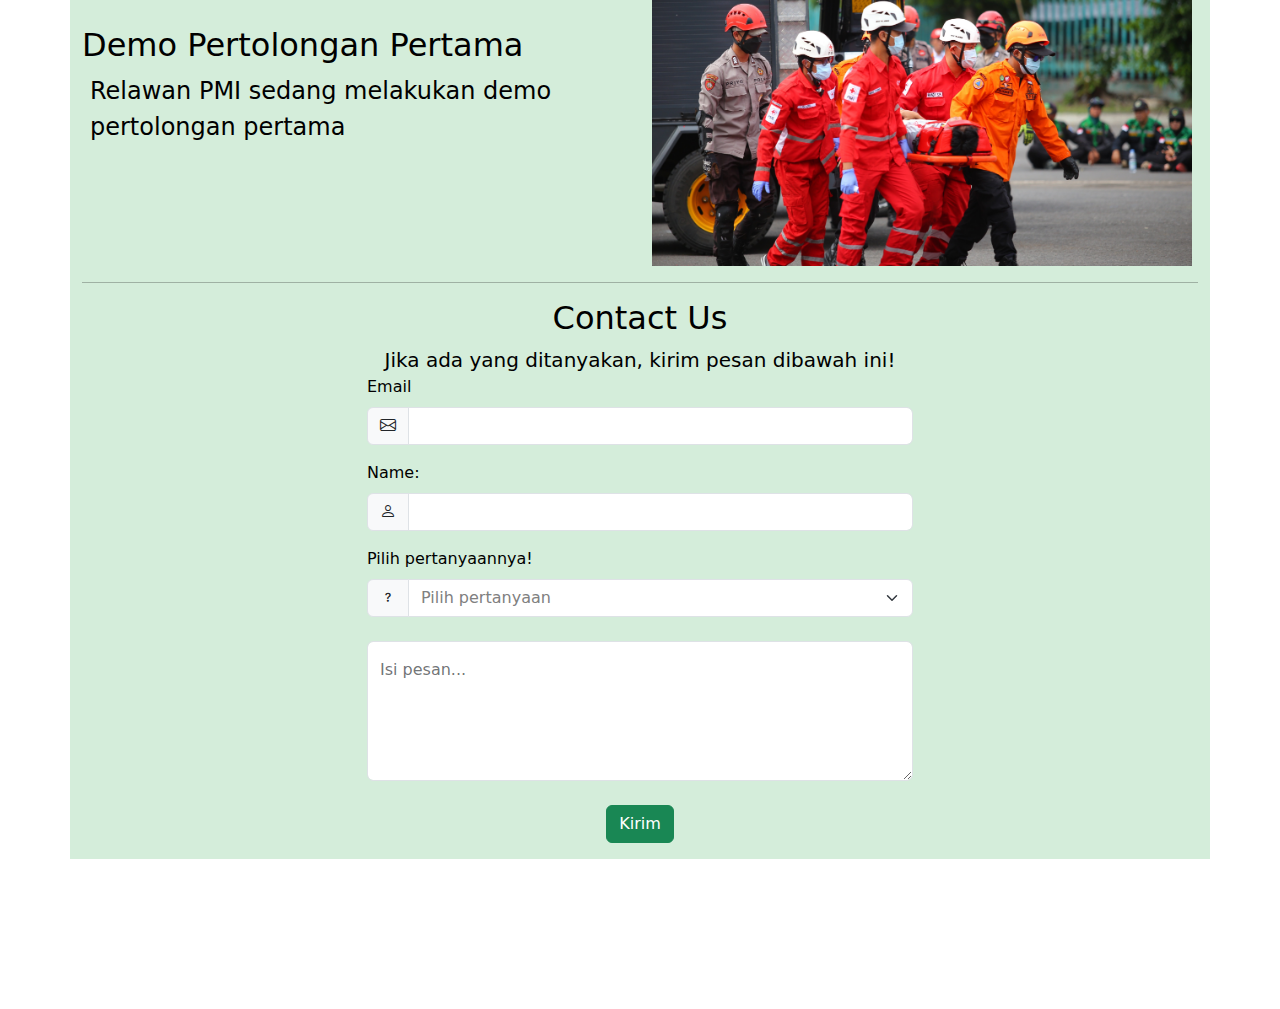
<file: Day 4/belajar_bootstrap/home.html>
<!DOCTYPE html>
<html lang="en">

<head>
  <meta charset="UTF-8" />
  <meta http-equiv="X-UA-Compatible" content="IE=edge">
  <meta name="viewport" content="width=device-width, initial-scale=1.0" />
  <title>PPKD Jakarta Pusat</title>
  <link rel="stylesheet" href="assets/bootstrap/css/bootstrap.min.css" />
  <link rel="icon" href="assets/img/logoppkd.jpeg" type="image/jpeg" />
  <link href="https://cdn.jsdelivr.net/npm/bootstrap-icons/font/bootstrap-icons.css" rel="stylesheet">

  <style>
    :root {
      --bg: #ffffff;
      --text: #000000;
    }

    body {
      background-color: var(--bg);
      color: var(--text);
      transition: background-color 0.3s, color 0.3s;
      padding-bottom: 150px;
    }

    h1 {
      font-size: 1.8rem;
      margin-bottom: 0.5rem;
    }

    p {
      font-size: 0.9rem;
      margin: 0;
    }

    .card,
    #carouselExampleCaptions {
      box-shadow: 2px 2px 6px black;
    }

    .card {
      transition: transform 0.4s ease;
    }

    .card:hover {
      transform: translateY(-5px);
      box-shadow: 4px 4px 10px rgba(0, 0, 0, 0.3);
    }

    .row-baru {
      align-items: center;
      transition: all 0.3s ease;
    }

    .hover-container {
      position: relative;
      display: flex;
      flex-direction: column;
      transition: all 0.3s ease;
      overflow: hidden;
    }

    .hover-container:hover .text-hover {
      order: 2;
    }

    .text-hover {
      order: 1;
      transition: order 0.3s ease;
      padding-top: 10px;
      text-align: center;
    }

    .welcome-banner {
      background-color: #d4edda;
      color: #155724;
      padding: 8px 0;
      font-weight: bold;
      overflow: hidden;
      position: relative;
    }

    .welcome-banner span {
      display: inline-block;
      padding-left: 100%;
      animation: slide-left 15s linear infinite;
      white-space: nowrap;
    }

    select.form-select:invalid {
      color: grey;
      /* Bootstrap text-secondary */
    }

    select.form-select option {
      color: grey;
      /* Normal text color */
    }

    select.form-select option[value=""] {
      color: black;
      /* Grey for placeholder */
    }

    @keyframes slide-left {
      0% {
        transform: translateX(0%);
      }

      100% {
        transform: translateX(-100%);
      }
    }

    .carousel-item img {
      height: 300px;
      object-fit: cover;
    }

    .nav-link:hover {
      text-decoration: underline;
    }

    .form-check-input:checked {
      background-color: #198754;
      border-color: #198754;
    }
  </style>
</head>

<body style="margin: 0px; min-height: 1200px;">
  <div class="container" style="background-color: #d4edda;">
    <!-- Header -->
    <div class="row align-items-center mt-3 text-center text-md-start">
      <div class="col-4 col-md-3">
        <img class="img-fluid rounded-circle" src="assets/img/logoppkd.jpeg" width="100"
          alt="Logo PPKD Jakarta Pusat" />
      </div>
      <div class="col-4 col-md-6">
        <h1 class="text-center">PPKD JAKARTA PUSAT</h1>
        <p class="text-center">Jl. Karet Pasar Baru Barat, Karet Tengsin, Tanah Abang, Jakarta Pusat, DKI Jakarta 10250
        </p>
      </div>
      <div class="col-4 col-md-3">
        <img class="img-fluid" src="assets/img/logodki.png" width="100" alt="Logo DKI Jakarta" />
      </div>
    </div>

    <!-- Navbar -->
    <nav class="navbar navbar-expand-lg bg-success mt-2 sticky-top">
      <div class="container-fluid">
        <a class="navbar-brand text-light" href="#">PPKD JAKARTA PUSAT</a>
        <button class="navbar-toggler" type="button" data-bs-toggle="collapse" data-bs-target="#navbarNav"
          aria-controls="navbarNav" aria-expanded="false" aria-label="Toggle navigation">
          <span class="navbar-toggler-icon"></span>
        </button>

        <div class="collapse navbar-collapse" id="navbarNav">
          <ul class="navbar-nav ms-auto">
            <li class="nav-item">
              <a class="nav-link active text-white" href="home.html">Home</a>
            </li>
            <li class="nav-item">
              <a class="nav-link text-white" href="index.html">Login</a>
            </li>
            <li class="nav-item">
              <a class="nav-link text-white" href="#">Register</a>
            </li>
          </ul>
        </div>
      </div>
    </nav>

    <!-- Welcome Banner -->
    <div class="welcome-banner">
      <span>Selamat Datang di PPKD - JAKARTA PUSAT</span>
    </div>

    <!-- Carousel & Card -->
    <div class="row mt-3">
      <div class="col-md-8">
        <div id="carouselExampleCaptions" class="carousel slide" data-bs-ride="carousel">
          <div class="carousel-inner">
            <div class="carousel-item active">
              <img src="assets/img/cloud.jpg" class="d-block w-100" alt="Slide 1" />
              <div class="carousel-caption d-none d-md-block">
                <h5>Slide Pertama</h5>
                <p>Contoh konten untuk slide pertama.</p>
              </div>
            </div>
            <div class="carousel-item">
              <img src="assets/img/sky.jpeg" class="d-block w-100" alt="Slide 2" />
              <div class="carousel-caption d-none d-md-block">
                <h5>Slide Kedua</h5>
                <p>Contoh konten untuk slide kedua.</p>
              </div>
            </div>
            <div class="carousel-item">
              <img src="assets/img/sunset.jpg" class="d-block w-100" alt="Slide 3" />
              <div class="carousel-caption d-none d-md-block">
                <h5>Slide Ketiga</h5>
                <p>Contoh konten untuk slide ketiga.</p>
              </div>
            </div>
          </div>
          <button class="carousel-control-prev" type="button" data-bs-target="#carouselExampleCaptions"
            data-bs-slide="prev">
            <span class="carousel-control-prev-icon"></span>
          </button>
          <button class="carousel-control-next" type="button" data-bs-target="#carouselExampleCaptions"
            data-bs-slide="next">
            <span class="carousel-control-next-icon"></span>
          </button>
        </div>
      </div>

      <div class="col-md-4 mt-3">
        <div class="card">
          <img src="assets/img/jusuf-kalla.jpg" class="card-img-top" alt="Jusuf Kalla">
          <div class="card-body">
            <h5 class="card-title">Jusuf Kalla</h5>
            <p class="card-text">Tokoh nasional yang aktif dalam berbagai kegiatan sosial dan pendidikan.</p>
          </div>
        </div>
      </div>
    </div>

    <!-- Section Berita Terkini -->
    <div class="mt-5">
      <h3 class="text-center mb-4">Berita Terkini</h3>
      <div class="row g-3">
        <div class="col-md-4">
          <div class="card h-100">
            <img src="assets/img/kongrespmi.jpeg" class="card-img-top" alt="Kongres PMI">
            <div class="card-body">
              <h5 class="card-title">Kongres PMI</h5>
              <p class="card-text">PMI menyelenggarakan kongres nasional untuk membahas tantangan kemanusiaan masa kini.
              </p>
              <small class="text-muted">1 jam lalu</small>
            </div>
          </div>
        </div>
        <div class="col-md-4">
          <div class="card h-100">
            <img src="assets/img/sky.jpeg" class="card-img-top" alt="Berita 2">
            <div class="card-body">
              <h5 class="card-title">Pelatihan Digital</h5>
              <p class="card-text">PPKD mengadakan pelatihan untuk meningkatkan kemampuan digital generasi muda.</p>
              <small class="text-muted">Hari ini</small>
            </div>
          </div>
        </div>
        <div class="col-md-4">
          <div class="card h-100">
            <img src="assets/img/cloud.jpg" class="card-img-top" alt="Berita 3">
            <div class="card-body">
              <h5 class="card-title">Kunjungan Kerja</h5>
              <p class="card-text">Delegasi dari kementerian melakukan kunjungan ke PPKD Jakarta Pusat.</p>
              <small class="text-muted">2 hari lalu</small>
            </div>
          </div>
        </div>
      </div>
    </div>

    <hr>

    <!-- Galeri -->
    <div class="row row-baru mt-3">
      <div class="col-md-6 hover-container">
        <img style="max-width: 540px;" src="assets/img/briefingpmi.jpeg" alt="Briefing pagi PMI">
      </div>
      <div class="col-md-6">
        <h2>Briefing Relawan PMI</h2>
        <p class="fs-4 ms-2">Relawan PMI sedang melakukan briefing pagi sebelum melaksanakan tugas</p>
      </div>
    </div>

    <div class="row row-baru mt-3">
      <div class="col-md-6">
        <h2>Demo Pertolongan Pertama</h2>
        <p class="fs-4 ms-2">Relawan PMI sedang melakukan demo pertolongan pertama</p>
      </div>
      <div class="col-md-6 hover-container">
        <img style="max-width: 540px;" src="assets/img/relawan-pmi.jpeg" alt="Demo pertolongan pertama PMI">
      </div>
    </div>
    <hr />
    <div class="text-center">
      <h2>Contact Us</h2>
      <p class="lead">Jika ada yang ditanyakan, kirim pesan dibawah ini!</p>
    </div>
    <div class="row justify-content-center">
      <div class="col-md-6">
        <form action="" method="post">

          <!-- Email -->
          <label for="" class="form-label">Email</label>
          <div class="mb-3 input-group">
            <span class="input-group-text">
              <i class="bi bi-envelope"></i>
            </span>
            <input type="email" class="form-control" name="email" />
          </div>

          <!-- Nama -->
          <label for="" class="form-label">Name:</label>
          <div class="mb-3 input-group">
            <span class="input-group-text">
              <i class="bi bi-person"></i>
            </span>
            <input type="text" class="form-control" name="name" />
          </div>

          <!-- Dropdown Pertanyaan -->
          <label for="" class="form-label">Pilih pertanyaannya!</label>
          <div class="mb-3 input-group">
            <span class="input-group-text">
              <i class="bi bi-question"></i>
            </span>
            <select class="form-select" name="pertanyaan" id="pertanyaan" required>
              <option value="" class="text-secondary">Pilih pertanyaan</option>
              <option value="">Pertanyaan 1</option>
              <option value="">Pertanyaan 2</option>
            </select>
          </div>

          <!-- Pesan -->
          <div class="form-floating mb-4 mt-4">
            <textarea class="form-control" id="pesan" name="pesan" cols="30" rows="10" style="height: 140px"
              placeholder="text"></textarea>
            <label for="pesan">Isi pesan...</label>
          </div>
          <!-- Submit -->
          <div class="mb-3 text-center">
            <button class="btn btn-success" type="submit">
              Kirim</button>
          </div>
        </form>
      </div>
    </div>
  </div>


  <!-- Footer -->
  <footer class="bg-success fixed-bottom text-white py-3">
    <div class="container d-flex justify-content-between align-items-center">
      <p class="mb-0">&copy; 2025 PPKD JAKARTA PUSAT</p>
      <a href="#" class="text-white text-decoration-none">Privacy Policy</a>
    </div>
  </footer>

  <script src="assets/bootstrap/js/bootstrap.bundle.min.js"></script>
  <script>
    // Carousel auto-play
    const carousel = document.querySelector('#carouselExampleCaptions');
    new bootstrap.Carousel(carousel, {
      interval: 3000,
      ride: 'carousel'
    });

  </script>
</body>

</html>
</file>
<file: landingpage/style.css>
body {
  font-family: "Segoe UI", sans-serif;
  line-height: 1.7;
}

/* Navbar */
.navbar-brand {
  font-size: 1.75rem;
  color: #4caf50;
}

.navbar-nav .nav-link {
  color: #333;
  font-weight: 500;
}

.btn-success {
  background-color: #4caf50;
  border-color: #4caf50;
}

/* Hero Section */
.hero {
  background-color: #f5f7fa;
  padding: 80px 0;
}

.hero h1 span {
  color: #4caf50;
}

.hero img {
  max-width: 100%;
}

/* Clients Section */
.clients-section img {
  max-height: 40px;
  opacity: 0.8;
}

/* Elevate Section */
.elevate-section {
  display: flex;
  align-items: center;
  justify-content: center;
  padding: 60px 20px;
  flex-wrap: wrap;
}

.elevate-section img {
  max-width: 400px;
  width: 100%;
}

.text-content {
  max-width: 500px;
  margin-left: 40px;
}

.text-content h2 {
  font-size: 28px;
  margin-bottom: 20px;
}

.text-content p {
  font-size: 15px;
  line-height: 1.6;
  margin-bottom: 20px;
}

.text-content .btn {
  display: inline-block;
  padding: 10px 20px;
  background-color: #2ecc71;
  color: white;
  text-decoration: none;
  border-radius: 4px;
}
/* Stats Section */
.stats-section {
  background-color: #f8f9fa;
  padding: 60px 20px;
}

.highlight-text {
  color: #4caf50;
}

.stat-item {
  display: flex;
  align-items: center;
  gap: 15px;
  margin-bottom: 30px;
}

.stat-icon {
  font-size: 32px;
  color: #4caf50;
}

.stat-number {
  font-weight: 600;
  font-size: 20px;
  margin-bottom: 0;
}

.stat-label {
  margin: 0;
  font-size: 14px;
  color: #6c757d;
}

/* Community Section */
.community-section .shadow {
  transition: 0.3s;
}

.community-section .shadow:hover {
  transform: translateY(-5px);
  box-shadow: 0 10px 20px rgba(0, 0, 0, 0.1);
}

.btn-green {
  background-color: #4caf50;
  color: white;
  border: none;
}

.btn-green:hover {
  background-color: #43a047;
}

.highlight-text {
  color: #4caf50;
}

/* Blog Card Section */
.frame-box {
  display: flex;
  flex-direction: column;
  align-items: center;
  gap: -6rem;
}

.box-content {
  display: flex;
  padding: 1rem;
  flex-direction: column;
  align-items: center;
  gap: 1rem;
  border-radius: 0.5rem;
  background: var(--neutral-silver, #f5f7fa);
  z-index: 2;
  transform: translate(0rem, -6.8rem);
  box-shadow: 0px 8px 16px 0px rgba(171, 190, 209, 0.4);
}

.box-content-text {
  color: var(--neutral-grey, #717171);
  text-align: center;
  font-family: Inter;
  font-size: 1.25rem;
  font-style: normal;
  font-weight: 600;
  line-height: 1.75rem;
  width: 17.8125rem;
}

.readmore-update {
  display: flex;
  padding: 0.5rem;
  justify-content: center;
  align-items: center;
  gap: 0.5rem;
  align-self: stretch;
}

.readmore-button {
  color: var(--brand-primary, #4caf4f);
  font-family: Inter;
  font-size: 1.25rem;
  font-style: normal;
  font-weight: 600;
  line-height: 1.75rem;
}

/* CTA Section */
.cta-section {
  text-align: center;
  padding: 80px 20px;
}

.cta-section h1 {
  font-size: 50px;
  margin-bottom: 30px;
  color: #2d2d2d;
}

.cta-section .btn {
  background-color: #28c76f;
  color: white;
  padding: 12px 30px;
  text-decoration: none;
  border-radius: 6px;
  font-size: 16px;
  transition: background 0.3s;
}

.cta-section .btn:hover {
  background-color: #20b862;
}

/* Footer */
.footer {
  background-color: #1a1a1a;
  color: #ddd;
  padding: 60px 0;
}

.footer a {
  color: #ccc;
  text-decoration: none;
}

.footer a:hover {
  text-decoration: underline;
}

.footer input[type="email"] {
  background-color: #2a2a2a;
  border: none;
  color: #fff;
}

.footer .btn-outline-light {
  border-color: #4caf50;
  color: #4caf50;
}

.footer .btn-outline-light:hover {
  background-color: #4caf50;
  color: #fff;
}
</file>
<file: portfolio/style.css>
/* variable global di dalam css */

:root {
  --primary-color: hsl(192, 29%, 29%);
  --second-color: hsl(0, 0%, 91%);
  --accent-color: hsl(175, 85%, 43%);
}

body {
  font-family: "Segoe UI", Tahoma, Geneva, Verdana, sans-serif;
  scroll-behavior: smooth;
}

.navbar-brand {
  font-weight: bold;
  font-size: 1.5rem;
}

/* Hero Section */
.hero-section {
  background-color: var(--primary-color); /* Warna latar utama */
  color: white;                            /* Warna teks putih */
  min-height: 100vh;                       /* Tinggi minimum layar penuh */
  display: flex;                           /* Flex untuk menyusun konten */
  align-items: center;                     /* Vertikal tengah */
}

/* Section Umum dengan tinggi penuh + padding atas */
.page-section {
  min-height: 100vh;   /* Tinggi minimum layar penuh */
  padding-top: 80px;   /* Jarak dari atas halaman */
}

/* Utility untuk padding vertikal */
.section-padding {
  padding: 80px 0;     /* Padding atas & bawah */
}

/* Judul Section */
.section-tittle {
  position: relative;      /* Dibutuhkan untuk pseudo-element ::after */
  margin-bottom: 50px;     /* Jarak bawah antar elemen */
}

/* Garis bawah dekoratif di bawah judul */
.section-tittle::after {
  content: "";
  position: absolute;
  bottom: -10px;            /* Jarak dari teks ke garis */
  left: 50%;                /* Tengah horizontal */
  width: 80px;              /* Panjang garis */
  height: 3px;              /* Tebal garis */
  background-color: var(--primary-color); /* Warna garis */
  transform: translateX(-50%); /* Pusatkan garis secara horizontal */
}


.lead {
  font-weight: normal;
}

.team-member {
  text-align: center;
  margin-bottom: 30px;
}

.team-avatar {
  width: 150px;
  height: 150px;
  border-radius: 50%;
  background-color: var(--primary-color);
  display: flex;
  align-items: center;
  justify-content: center;
  margin: 0 auto 20px;
  font-size: 3rem;
  color: white;
  
}

.fadei-in {
  opacity: 0;
  transform: translateY(30px);
  transition: all 0.6s ease-in-out;
}
</file>
<file: Day 2/belajarhtml_css/style.css>
/* RESET AND GLOBAL STYLES */
* {
  margin: 0;
  padding: 0;
  box-sizing: border-box;
  font-family: Arial, sans-serif;
}

body {
  background-color: #f0f2f5;
  color: #333;
}

/* HEADER & NAVIGATION */
header {
  background: linear-gradient(to right, #3d815c, #9e4040);
  color: white;
  padding: 20px;
  text-align: center;
}

nav {
  background: linear-gradient(to right, #3d815c, #9e4040);
  padding: 20px;
  text-align: center;
}

nav ul {
  list-style: none;
  display: flex;
  justify-content: center;
  flex-wrap: wrap;
  gap: 15px;
  margin-top: 10px;
}

nav ul li {
  margin: 0;
}

nav a {
  color: white;
  text-decoration: none;
  padding: 10px 20px;
  display: inline-block;
  transition: background 0.3s ease;
}

nav a:hover {
  background-color: rgba(255, 255, 255, 0.2);
  border-radius: 5px;
}

.burger {
  display: none;
  font-size: 24px;
  cursor: pointer;
}

/* HERO SECTION */
.hero {
  padding: 40px;
  text-align: center;
  background-color: #e6f2ff;
}

/* OVERVIEW BOXES (HOMEPAGE) */
.overview {
  display: flex;
  justify-content: space-around;
  padding: 30px;
  flex-wrap: wrap;
  gap: 20px;
}

.overview-box {
  width: 30%;
  min-width: 250px;
  background-color: white;
  padding: 20px;
  box-shadow: 0 0 10px rgba(0, 0, 0, 0.1);
  border-radius: 8px;
  text-align: left;
}

.overview-box ul {
  margin-top: 10px;
  padding-left: 20px;
}

/* MAIN CONTENT */
.content {
  padding: 40px;
  max-width: 800px;
  margin: 0 auto;
  line-height: 1.6;
}

.content h2 {
  margin-bottom: 20px;
  font-size: 28px;
}

/* CONTACT FORM */
.contact-form {
  display: flex;
  flex-direction: column;
  gap: 15px;
  margin-top: 20px;
}

.contact-form label {
  font-weight: bold;
}

.contact-form input,
.contact-form textarea {
  padding: 10px;
  font-size: 1rem;
  border: 1px solid #ccc;
  border-radius: 5px;
}

.contact-form button {
  background-color: #0077cc;
  color: white;
  padding: 10px;
  border: none;
  border-radius: 5px;
  cursor: pointer;
  width: fit-content;
}

.contact-form button:hover {
  background-color: #005fa3;
}

/* GALLERY */
.container {
  display: flex;
  flex-wrap: wrap;
  gap: 20px;
  justify-content: center;
  padding: 30px;
}

.galeri-box {
  width: 200px;
  border-radius: 8px;
  overflow: hidden;
  box-shadow: 0 0 8px rgba(0, 0, 0, 0.1);
}

.galeri-box img {
  width: 100%;
  height: 150px;
  object-fit: cover;
  display: block;
}

/* FOOTER */
footer {
  background-color: #69889e;
  color: white;
  text-align: center;
  padding: 15px;
  margin-top: 30px;
}

/* RESPONSIVE STYLES */
@media (max-width: 768px) {
  .overview {
    flex-direction: column;
    align-items: center;
  }

  .overview-box {
    width: 90%;
  }
}

@media (max-width: 600px) {
  nav ul {
    display: none;
    flex-direction: column;
    align-items: center;
  }

  nav.show ul {
    display: flex;
  }

  .burger {
    display: block;
    margin-bottom: 10px;
  }

  .galeri-box {
    width: 45%;
  }

  iframe {
    width: 100% !important;
    height: auto !important;
  }
}
</file>
